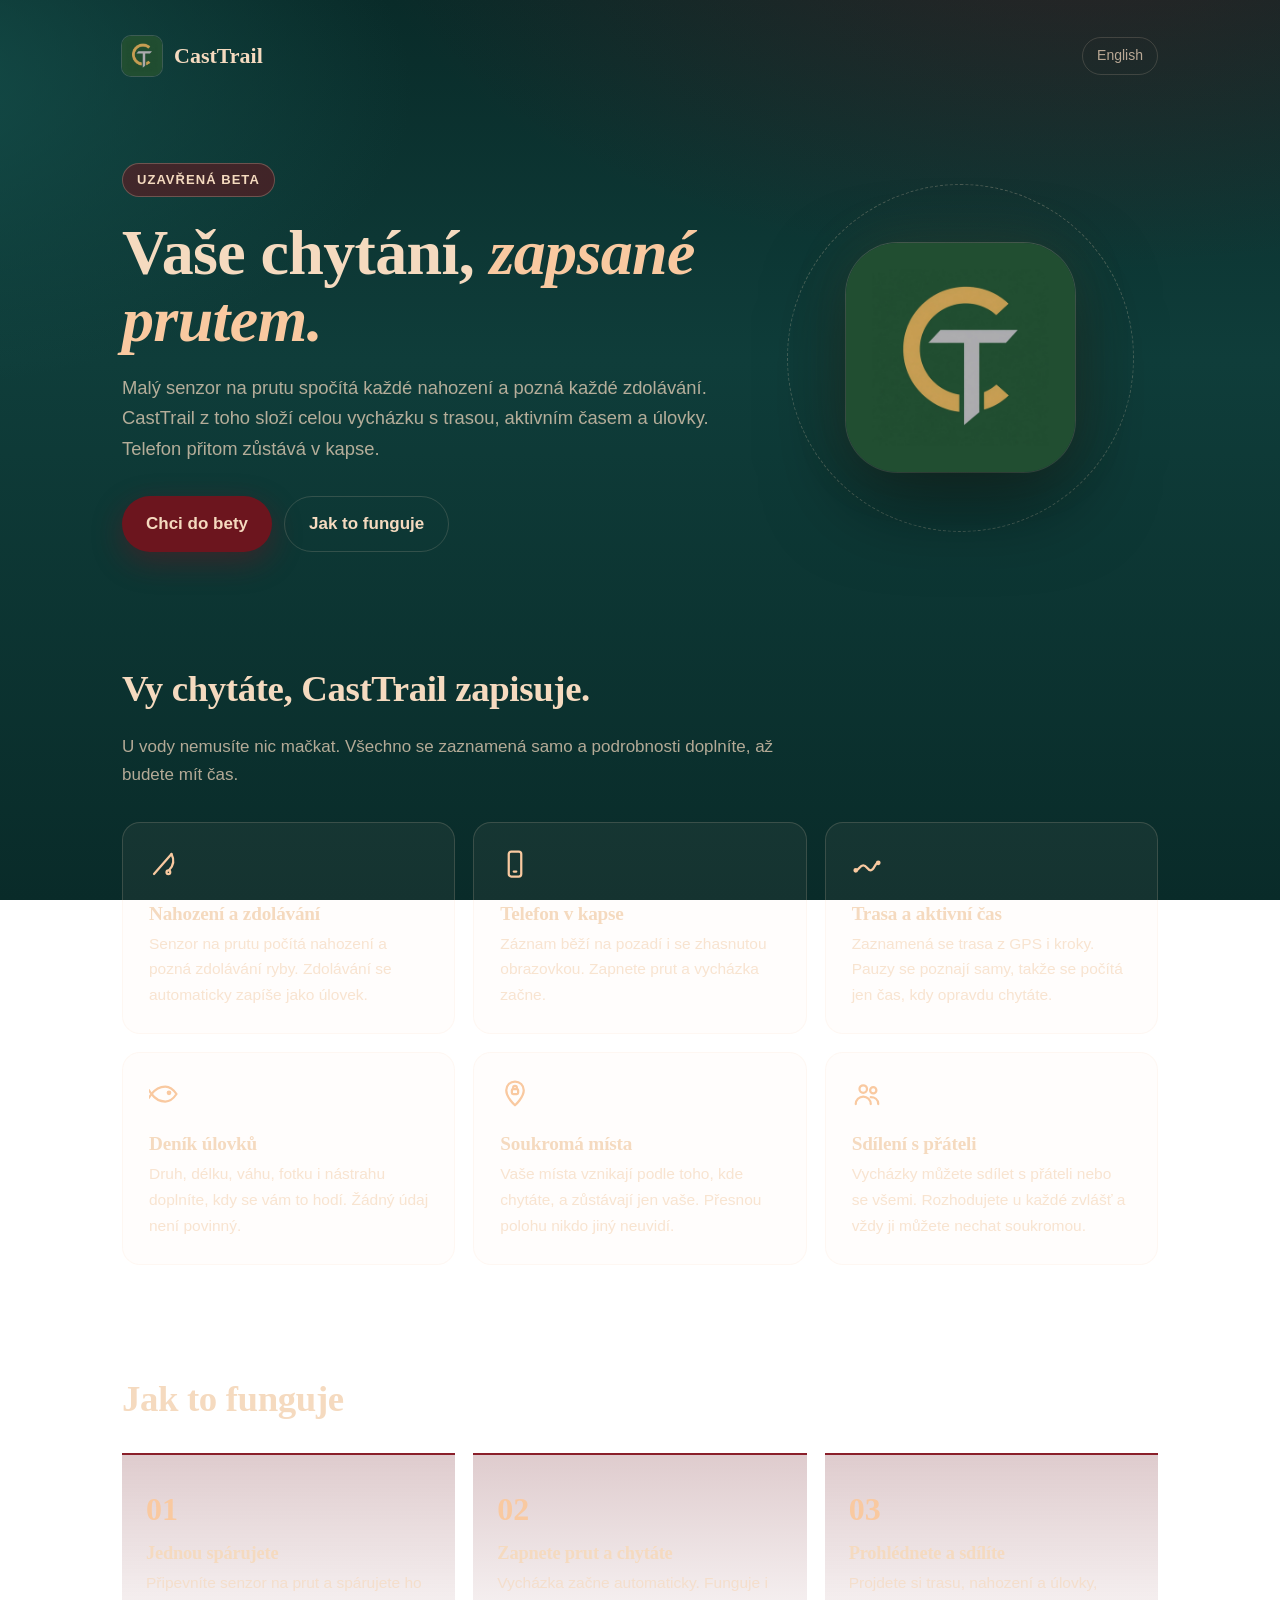
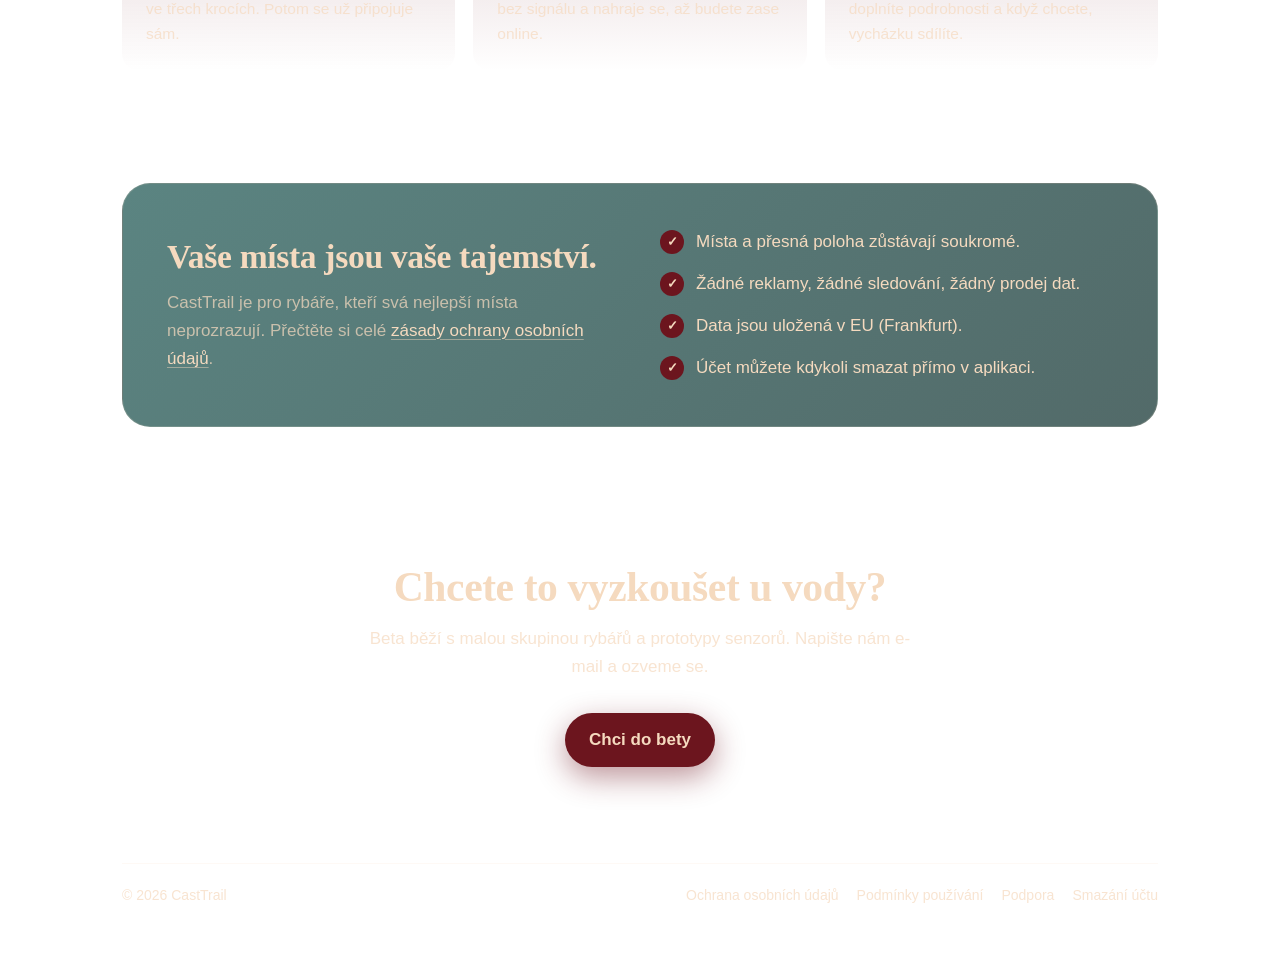
<file: cs/index.html>
<!doctype html>
<html lang="cs">
<head>
  <meta charset="utf-8">
  <meta name="viewport" content="width=device-width, initial-scale=1">
  <title>CastTrail – vaše vycházky k vodě zapsané prutem</title>
  <meta name="description" content="CastTrail zaznamenává nahození, zdolávání a úlovky pomocí senzoru na prutu, zatímco telefon zůstává v kapse.">
  <meta name="theme-color" content="#092b29">
  <meta property="og:title" content="CastTrail">
  <meta property="og:description" content="Vaše vycházky k vodě zapsané prutem.">
  <meta property="og:image" content="https://dandysbyd.github.io/casttrail-legal/assets/app_icon.png">
  <link rel="icon" href="../assets/favicon.png">
  <link rel="apple-touch-icon" href="../assets/app_icon.png">
  <link rel="alternate" hreflang="en" href="../en/">
  <link rel="stylesheet" href="../style.css">
</head>
<body class="landing">
<main>
  <header class="topbar">
    <a class="brand" href="./"><img src="../assets/app_icon.png" alt="">CastTrail</a>
    <a class="lang" href="../en/" hreflang="en">English</a>
  </header>

  <section class="hero">
    <div>
      <span class="badge">Uzavřená beta</span>
      <h1>Vaše chytání, <em>zapsané prutem.</em></h1>
      <p class="lead">Malý senzor na prutu spočítá každé nahození a pozná každé zdolávání. CastTrail z toho složí
        celou vycházku s trasou, aktivním časem a úlovky. Telefon přitom zůstává v kapse.</p>
      <div class="actions">
        <a class="button primary" href="mailto:cheprsn@gmail.com?subject=CastTrail%20beta">Chci do bety</a>
        <a class="button ghost" href="#jak">Jak to funguje</a>
      </div>
    </div>
    <div class="hero-art"><img src="../assets/app_icon.png" alt="Ikona aplikace CastTrail"></div>
  </section>

  <section class="section">
    <h2>Vy chytáte, CastTrail zapisuje.</h2>
    <p>U vody nemusíte nic mačkat. Všechno se zaznamená samo a podrobnosti doplníte, až budete mít čas.</p>
    <div class="features">
      <article class="feature">
        <svg viewBox="0 0 24 24" fill="none" stroke-width="1.8" stroke-linecap="round" stroke-linejoin="round"><path d="M4 20 18 4"/><path d="M18 4c2 4 2 9-2 13"/><circle cx="15.5" cy="18.5" r="1.5"/></svg>
        <h3>Nahození a zdolávání</h3>
        <p>Senzor na prutu počítá nahození a pozná zdolávání ryby. Zdolávání se automaticky zapíše jako úlovek.</p>
      </article>
      <article class="feature">
        <svg viewBox="0 0 24 24" fill="none" stroke-width="1.8" stroke-linecap="round" stroke-linejoin="round"><rect x="7" y="2" width="10" height="20" rx="2"/><path d="M11 18h2"/></svg>
        <h3>Telefon v kapse</h3>
        <p>Záznam běží na pozadí i se zhasnutou obrazovkou. Zapnete prut a vycházka začne.</p>
      </article>
      <article class="feature">
        <svg viewBox="0 0 24 24" fill="none" stroke-width="1.8" stroke-linecap="round" stroke-linejoin="round"><path d="M3 17c3 0 3-4 6-4s3 4 6 4 3-6 6-6"/><circle cx="3" cy="17" r="1"/><circle cx="21" cy="11" r="1"/></svg>
        <h3>Trasa a aktivní čas</h3>
        <p>Zaznamená se trasa z GPS i kroky. Pauzy se poznají samy, takže se počítá jen čas, kdy opravdu chytáte.</p>
      </article>
      <article class="feature">
        <svg viewBox="0 0 24 24" fill="none" stroke-width="1.8" stroke-linecap="round" stroke-linejoin="round"><path d="M2 12c3-4 7-6 11-6 4 0 7 3 9 6-2 3-5 6-9 6-4 0-8-2-11-6Z"/><path d="M2 12 0 9m2 3-2 3"/><circle cx="16" cy="11" r="1"/></svg>
        <h3>Deník úlovků</h3>
        <p>Druh, délku, váhu, fotku i nástrahu doplníte, kdy se vám to hodí. Žádný údaj není povinný.</p>
      </article>
      <article class="feature">
        <svg viewBox="0 0 24 24" fill="none" stroke-width="1.8" stroke-linecap="round" stroke-linejoin="round"><path d="M12 21s7-6.2 7-12a7 7 0 0 0-14 0c0 5.8 7 12 7 12Z"/><rect x="9.5" y="8" width="5" height="4" rx="1"/><path d="M10.5 8V7a1.5 1.5 0 0 1 3 0v1"/></svg>
        <h3>Soukromá místa</h3>
        <p>Vaše místa vznikají podle toho, kde chytáte, a zůstávají jen vaše. Přesnou polohu nikdo jiný neuvidí.</p>
      </article>
      <article class="feature">
        <svg viewBox="0 0 24 24" fill="none" stroke-width="1.8" stroke-linecap="round" stroke-linejoin="round"><circle cx="9" cy="8" r="3"/><circle cx="17" cy="9" r="2.5"/><path d="M3 20c0-3.3 2.7-6 6-6s6 2.7 6 6"/><path d="M15 14.5c3 0 6 1.8 6 5.5"/></svg>
        <h3>Sdílení s přáteli</h3>
        <p>Vycházky můžete sdílet s přáteli nebo se všemi. Rozhodujete u každé zvlášť a vždy ji můžete nechat soukromou.</p>
      </article>
    </div>
  </section>

  <section class="section" id="jak">
    <h2>Jak to funguje</h2>
    <ol class="steps">
      <li>
        <h3>Jednou spárujete</h3>
        <p>Připevníte senzor na prut a spárujete ho ve třech krocích. Potom se už připojuje sám.</p>
      </li>
      <li>
        <h3>Zapnete prut a chytáte</h3>
        <p>Vycházka začne automaticky. Funguje i bez signálu a nahraje se, až budete zase online.</p>
      </li>
      <li>
        <h3>Prohlédnete a sdílíte</h3>
        <p>Projdete si trasu, nahození a úlovky, doplníte podrobnosti a když chcete, vycházku sdílíte.</p>
      </li>
    </ol>
  </section>

  <section class="section">
    <div class="privacy">
      <div>
        <h2>Vaše místa jsou vaše tajemství.</h2>
        <p>CastTrail je pro rybáře, kteří svá nejlepší místa neprozrazují. Přečtěte si celé
          <a href="privacy.html">zásady ochrany osobních údajů</a>.</p>
      </div>
      <ul class="checks">
        <li>Místa a přesná poloha zůstávají soukromé.</li>
        <li>Žádné reklamy, žádné sledování, žádný prodej dat.</li>
        <li>Data jsou uložená v EU (Frankfurt).</li>
        <li>Účet můžete kdykoli smazat přímo v aplikaci.</li>
      </ul>
    </div>
  </section>

  <section class="cta">
    <h2>Chcete to vyzkoušet u vody?</h2>
    <p>Beta běží s malou skupinou rybářů a prototypy senzorů. Napište nám e-mail a ozveme se.</p>
    <div class="actions">
      <a class="button primary" href="mailto:cheprsn@gmail.com?subject=CastTrail%20beta">Chci do bety</a>
    </div>
  </section>

  <footer class="site-footer">
    <span>© 2026 CastTrail</span>
    <nav>
      <a href="privacy.html">Ochrana osobních údajů</a>
      <a href="terms.html">Podmínky používání</a>
      <a href="support.html">Podpora</a>
      <a href="delete-account.html">Smazání účtu</a>
    </nav>
  </footer>
</main>
</body>
</html>
</file>
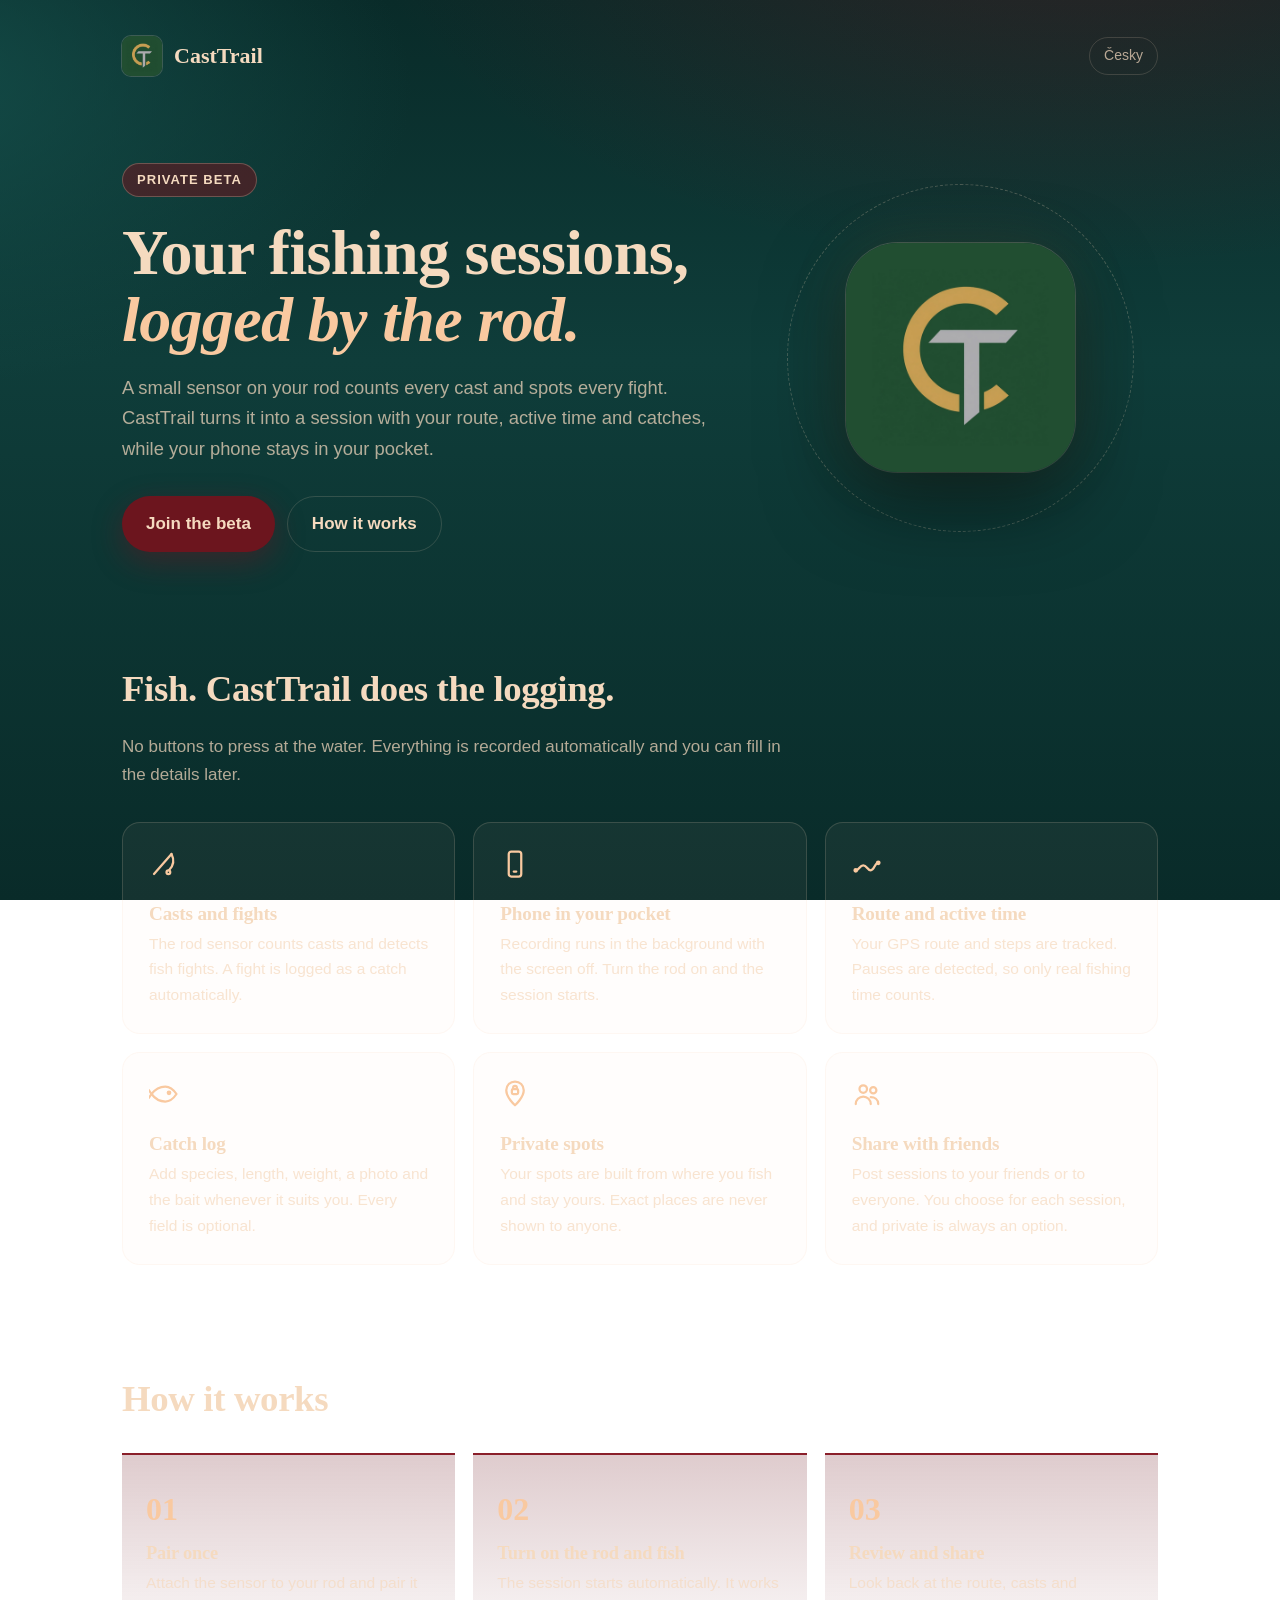
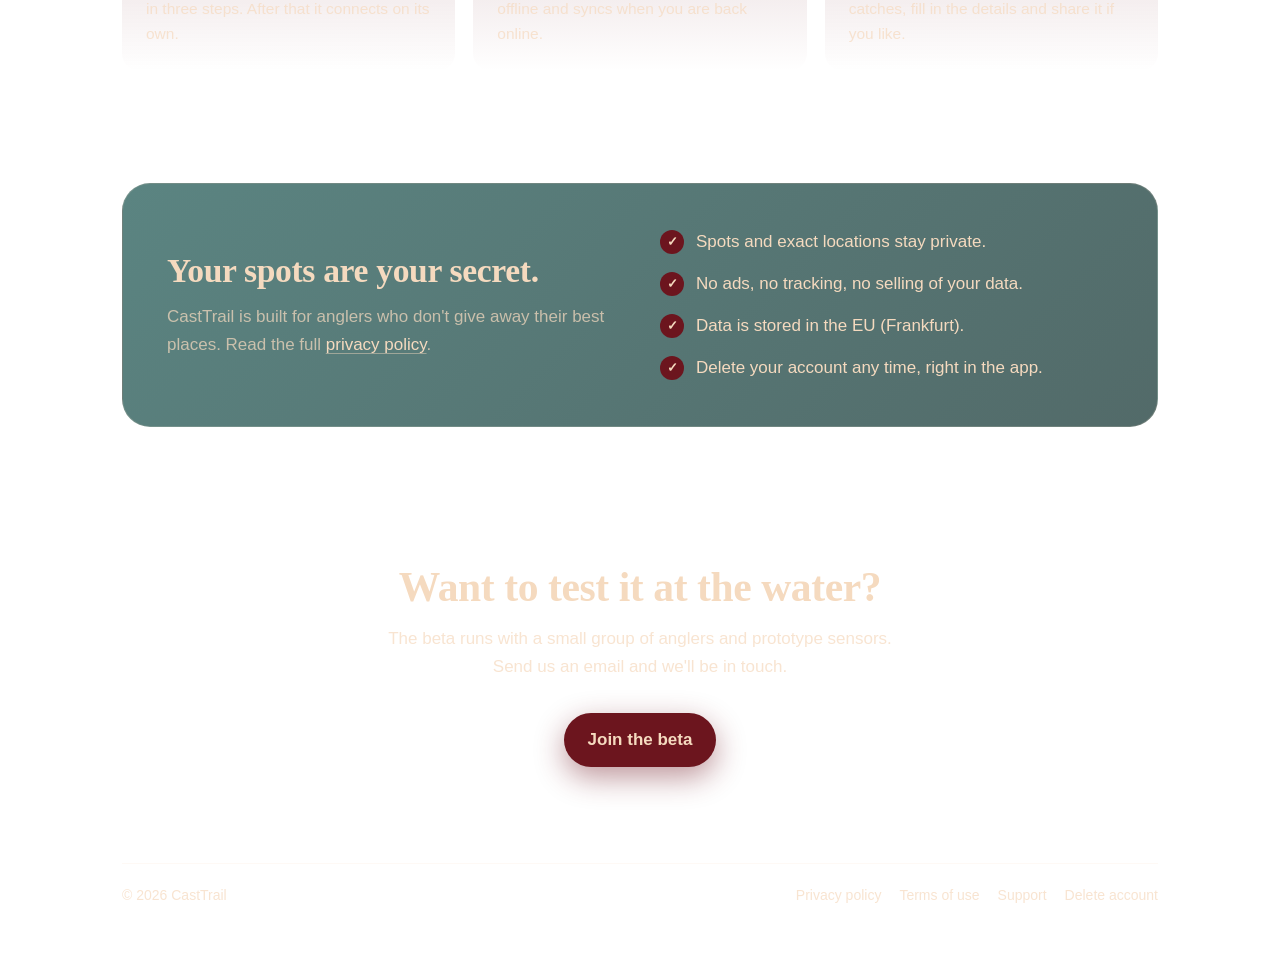
<file: en/index.html>
<!doctype html>
<html lang="en">
<head>
  <meta charset="utf-8">
  <meta name="viewport" content="width=device-width, initial-scale=1">
  <title>CastTrail – your fishing sessions, logged by the rod</title>
  <meta name="description" content="CastTrail logs casts, fights and catches with a sensor on your rod, while the phone stays in your pocket.">
  <meta name="theme-color" content="#092b29">
  <meta property="og:title" content="CastTrail">
  <meta property="og:description" content="Your fishing sessions, logged by the rod.">
  <meta property="og:image" content="https://dandysbyd.github.io/casttrail-legal/assets/app_icon.png">
  <link rel="icon" href="../assets/favicon.png">
  <link rel="apple-touch-icon" href="../assets/app_icon.png">
  <link rel="alternate" hreflang="cs" href="../cs/">
  <link rel="stylesheet" href="../style.css">
</head>
<body class="landing">
<main>
  <header class="topbar">
    <a class="brand" href="./"><img src="../assets/app_icon.png" alt="">CastTrail</a>
    <a class="lang" href="../cs/" hreflang="cs">Česky</a>
  </header>

  <section class="hero">
    <div>
      <span class="badge">Private beta</span>
      <h1>Your fishing sessions, <em>logged by the rod.</em></h1>
      <p class="lead">A small sensor on your rod counts every cast and spots every fight. CastTrail turns it into a
        session with your route, active time and catches, while your phone stays in your pocket.</p>
      <div class="actions">
        <a class="button primary" href="mailto:cheprsn@gmail.com?subject=CastTrail%20beta">Join the beta</a>
        <a class="button ghost" href="#how">How it works</a>
      </div>
    </div>
    <div class="hero-art"><img src="../assets/app_icon.png" alt="CastTrail app icon"></div>
  </section>

  <section class="section">
    <h2>Fish. CastTrail does the logging.</h2>
    <p>No buttons to press at the water. Everything is recorded automatically and you can fill in the details later.</p>
    <div class="features">
      <article class="feature">
        <svg viewBox="0 0 24 24" fill="none" stroke-width="1.8" stroke-linecap="round" stroke-linejoin="round"><path d="M4 20 18 4"/><path d="M18 4c2 4 2 9-2 13"/><circle cx="15.5" cy="18.5" r="1.5"/></svg>
        <h3>Casts and fights</h3>
        <p>The rod sensor counts casts and detects fish fights. A fight is logged as a catch automatically.</p>
      </article>
      <article class="feature">
        <svg viewBox="0 0 24 24" fill="none" stroke-width="1.8" stroke-linecap="round" stroke-linejoin="round"><rect x="7" y="2" width="10" height="20" rx="2"/><path d="M11 18h2"/></svg>
        <h3>Phone in your pocket</h3>
        <p>Recording runs in the background with the screen off. Turn the rod on and the session starts.</p>
      </article>
      <article class="feature">
        <svg viewBox="0 0 24 24" fill="none" stroke-width="1.8" stroke-linecap="round" stroke-linejoin="round"><path d="M3 17c3 0 3-4 6-4s3 4 6 4 3-6 6-6"/><circle cx="3" cy="17" r="1"/><circle cx="21" cy="11" r="1"/></svg>
        <h3>Route and active time</h3>
        <p>Your GPS route and steps are tracked. Pauses are detected, so only real fishing time counts.</p>
      </article>
      <article class="feature">
        <svg viewBox="0 0 24 24" fill="none" stroke-width="1.8" stroke-linecap="round" stroke-linejoin="round"><path d="M2 12c3-4 7-6 11-6 4 0 7 3 9 6-2 3-5 6-9 6-4 0-8-2-11-6Z"/><path d="M2 12 0 9m2 3-2 3"/><circle cx="16" cy="11" r="1"/></svg>
        <h3>Catch log</h3>
        <p>Add species, length, weight, a photo and the bait whenever it suits you. Every field is optional.</p>
      </article>
      <article class="feature">
        <svg viewBox="0 0 24 24" fill="none" stroke-width="1.8" stroke-linecap="round" stroke-linejoin="round"><path d="M12 21s7-6.2 7-12a7 7 0 0 0-14 0c0 5.8 7 12 7 12Z"/><rect x="9.5" y="8" width="5" height="4" rx="1"/><path d="M10.5 8V7a1.5 1.5 0 0 1 3 0v1"/></svg>
        <h3>Private spots</h3>
        <p>Your spots are built from where you fish and stay yours. Exact places are never shown to anyone.</p>
      </article>
      <article class="feature">
        <svg viewBox="0 0 24 24" fill="none" stroke-width="1.8" stroke-linecap="round" stroke-linejoin="round"><circle cx="9" cy="8" r="3"/><circle cx="17" cy="9" r="2.5"/><path d="M3 20c0-3.3 2.7-6 6-6s6 2.7 6 6"/><path d="M15 14.5c3 0 6 1.8 6 5.5"/></svg>
        <h3>Share with friends</h3>
        <p>Post sessions to your friends or to everyone. You choose for each session, and private is always an option.</p>
      </article>
    </div>
  </section>

  <section class="section" id="how">
    <h2>How it works</h2>
    <ol class="steps">
      <li>
        <h3>Pair once</h3>
        <p>Attach the sensor to your rod and pair it in three steps. After that it connects on its own.</p>
      </li>
      <li>
        <h3>Turn on the rod and fish</h3>
        <p>The session starts automatically. It works offline and syncs when you are back online.</p>
      </li>
      <li>
        <h3>Review and share</h3>
        <p>Look back at the route, casts and catches, fill in the details and share it if you like.</p>
      </li>
    </ol>
  </section>

  <section class="section">
    <div class="privacy">
      <div>
        <h2>Your spots are your secret.</h2>
        <p>CastTrail is built for anglers who don't give away their best places. Read the full
          <a href="privacy.html">privacy policy</a>.</p>
      </div>
      <ul class="checks">
        <li>Spots and exact locations stay private.</li>
        <li>No ads, no tracking, no selling of your data.</li>
        <li>Data is stored in the EU (Frankfurt).</li>
        <li>Delete your account any time, right in the app.</li>
      </ul>
    </div>
  </section>

  <section class="cta">
    <h2>Want to test it at the water?</h2>
    <p>The beta runs with a small group of anglers and prototype sensors. Send us an email and we'll be in touch.</p>
    <div class="actions">
      <a class="button primary" href="mailto:cheprsn@gmail.com?subject=CastTrail%20beta">Join the beta</a>
    </div>
  </section>

  <footer class="site-footer">
    <span>© 2026 CastTrail</span>
    <nav>
      <a href="privacy.html">Privacy policy</a>
      <a href="terms.html">Terms of use</a>
      <a href="support.html">Support</a>
      <a href="delete-account.html">Delete account</a>
    </nav>
  </footer>
</main>
</body>
</html>
</file>
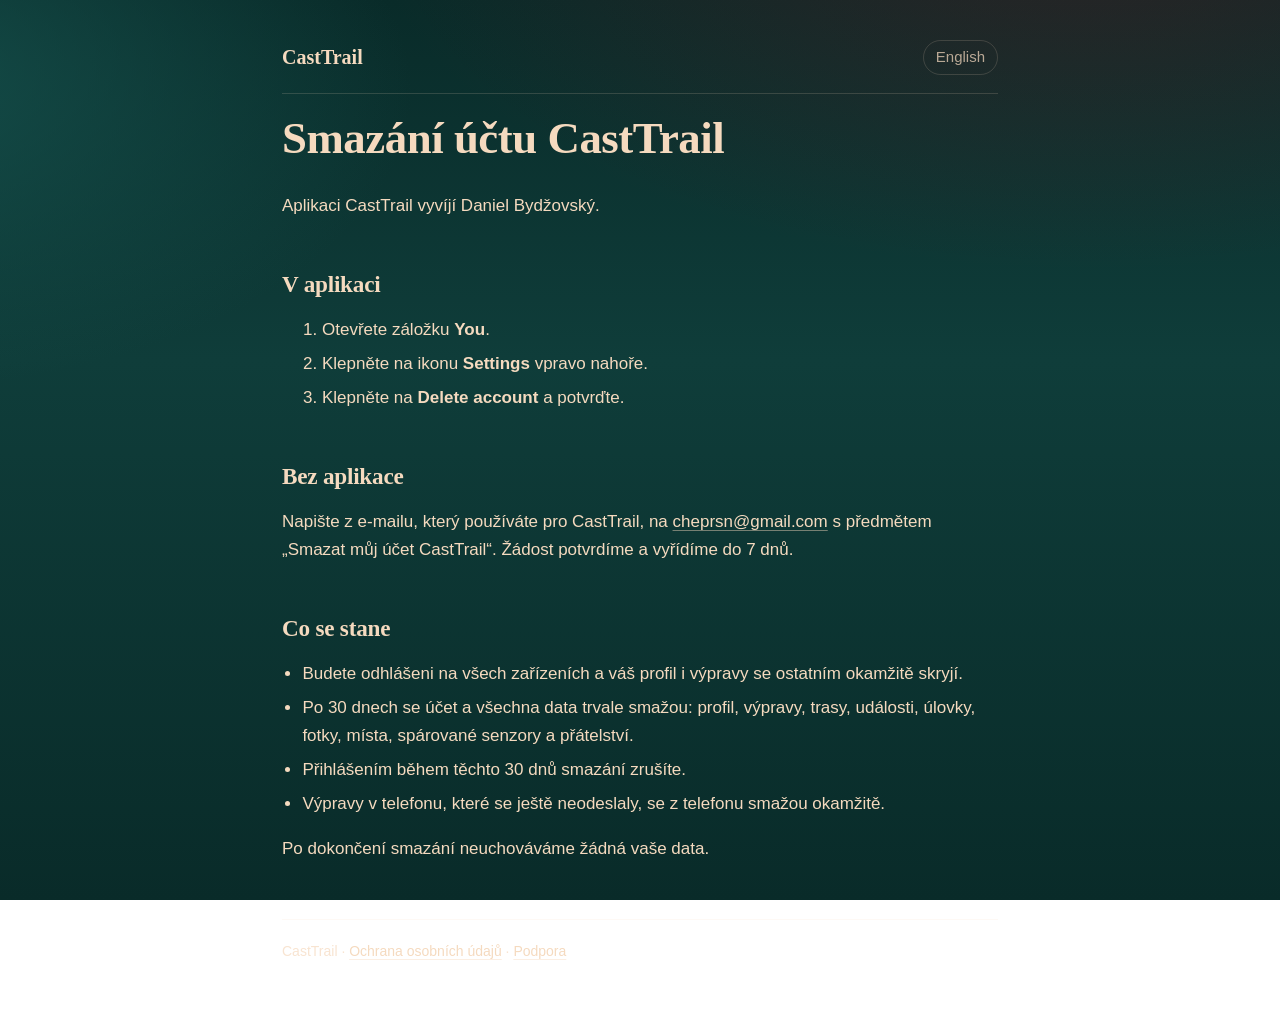
<file: cs/delete-account.html>
<!doctype html>
<html lang="cs">
<head>
  <meta charset="utf-8">
  <meta name="viewport" content="width=device-width, initial-scale=1">
  <title>CastTrail – Smazání účtu</title>
  <link rel="icon" href="../assets/favicon.png">
  <link rel="stylesheet" href="../style.css">
</head>
<body>
<main>
  <nav><a href="./">CastTrail</a><a href="../en/delete-account.html">English</a></nav>
  <h1>Smazání účtu CastTrail</h1>
  <p>Aplikaci CastTrail vyvíjí Daniel Bydžovský.</p>

  <h2>V aplikaci</h2>
  <ol>
    <li>Otevřete záložku <strong>You</strong>.</li>
    <li>Klepněte na ikonu <strong>Settings</strong> vpravo nahoře.</li>
    <li>Klepněte na <strong>Delete account</strong> a potvrďte.</li>
  </ol>

  <h2>Bez aplikace</h2>
  <p>Napište z e-mailu, který používáte pro CastTrail, na
    <a href="mailto:cheprsn@gmail.com?subject=Smazat%20m%C5%AFj%20%C3%BA%C4%8Det%20CastTrail">cheprsn@gmail.com</a>
    s předmětem „Smazat můj účet CastTrail“. Žádost potvrdíme a vyřídíme do 7 dnů.</p>

  <h2>Co se stane</h2>
  <ul>
    <li>Budete odhlášeni na všech zařízeních a váš profil i výpravy se ostatním okamžitě skryjí.</li>
    <li>Po 30 dnech se účet a všechna data trvale smažou: profil, výpravy, trasy, události, úlovky,
      fotky, místa, spárované senzory a přátelství.</li>
    <li>Přihlášením během těchto 30 dnů smazání zrušíte.</li>
    <li>Výpravy v telefonu, které se ještě neodeslaly, se z telefonu smažou okamžitě.</li>
  </ul>
  <p>Po dokončení smazání neuchováváme žádná vaše data.</p>

  <footer>CastTrail · <a href="privacy.html">Ochrana osobních údajů</a> · <a href="support.html">Podpora</a></footer>
</main>
</body>
</html>
</file>
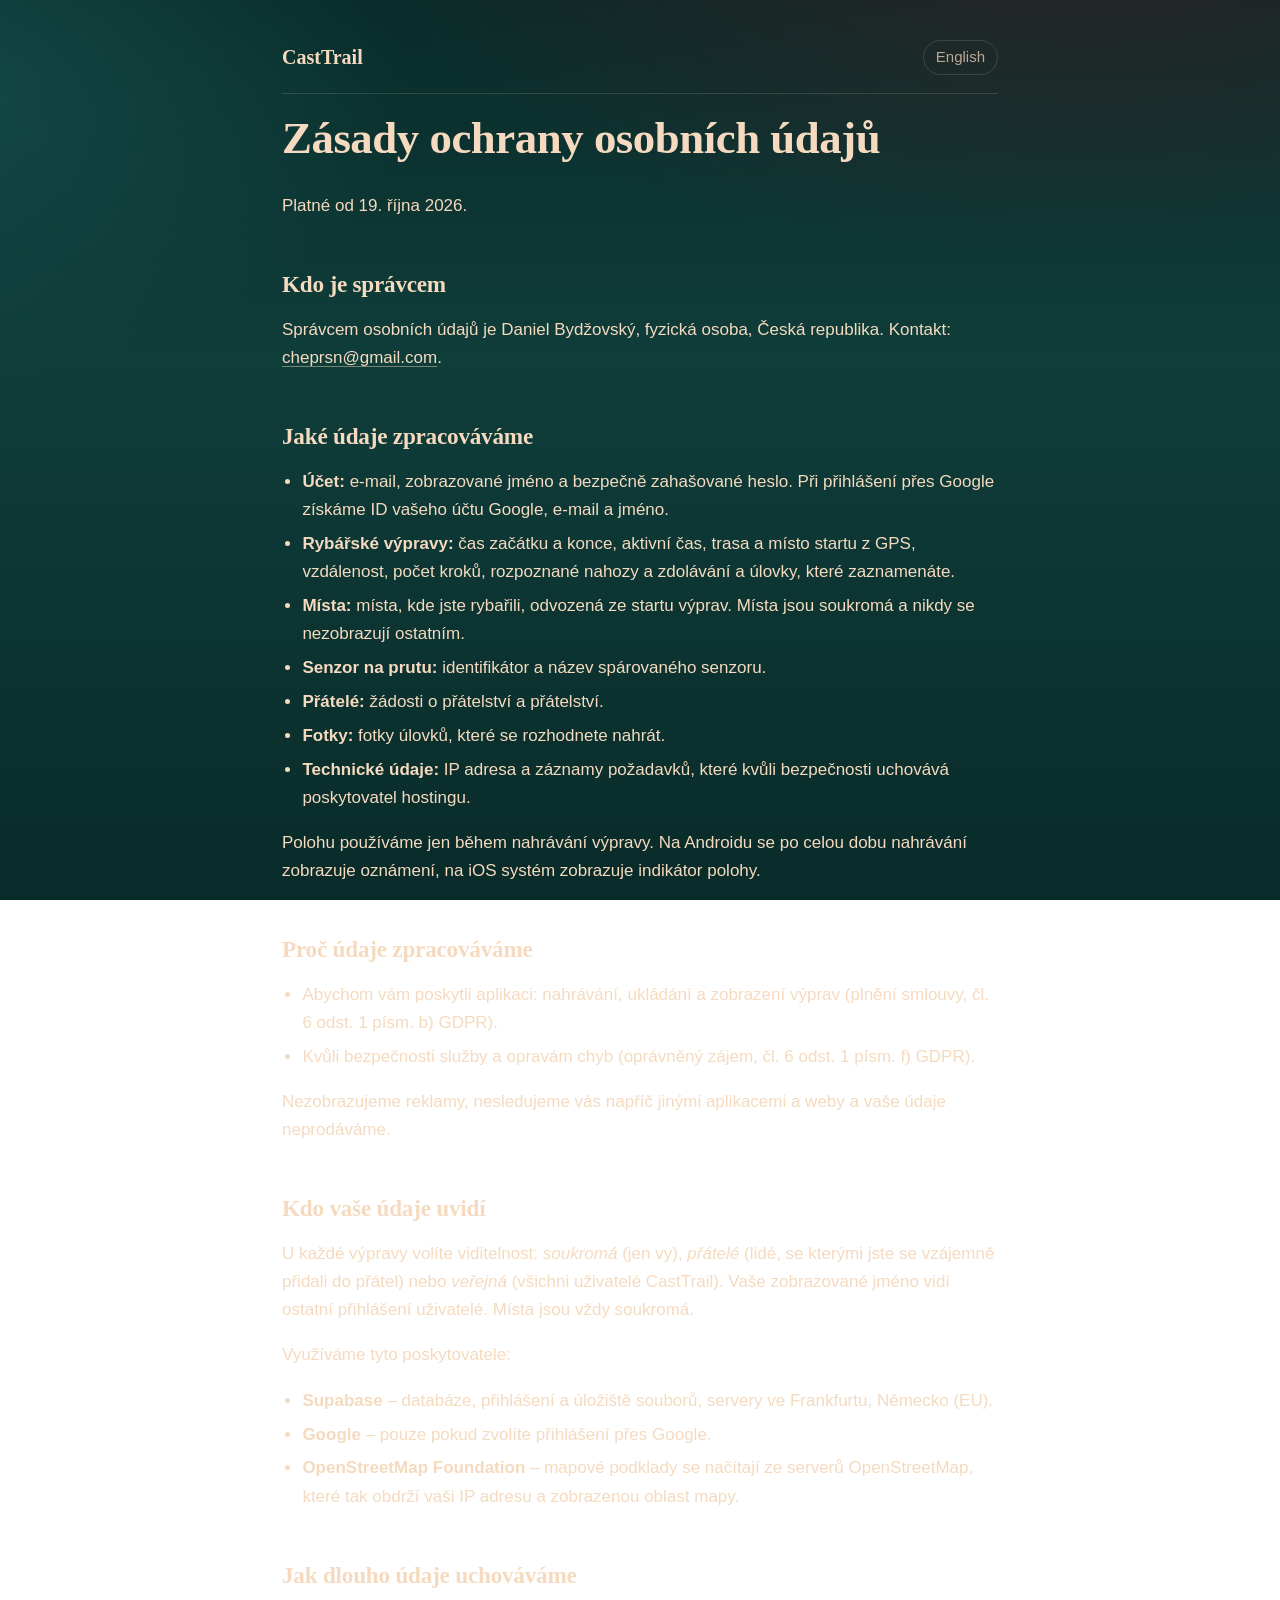
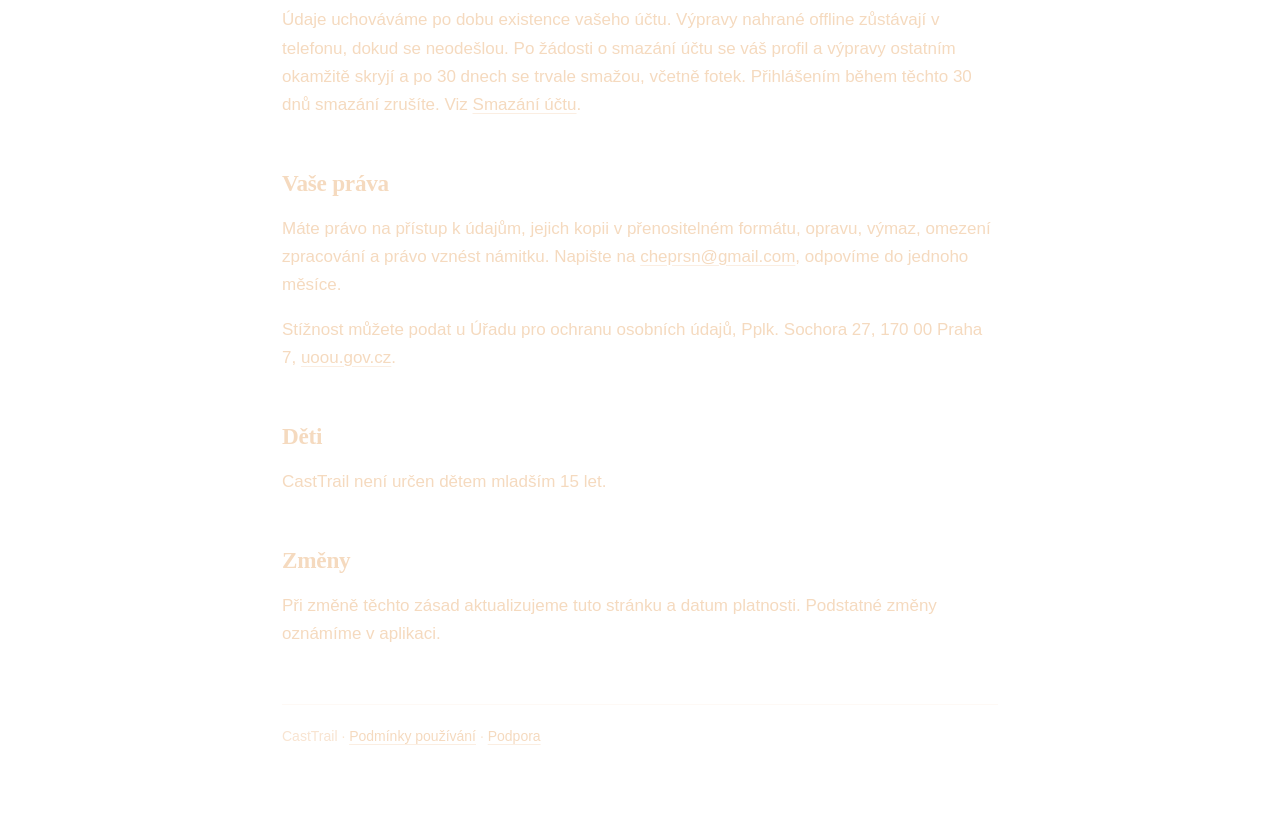
<file: cs/privacy.html>
<!doctype html>
<html lang="cs">
<head>
  <meta charset="utf-8">
  <meta name="viewport" content="width=device-width, initial-scale=1">
  <title>CastTrail – Zásady ochrany osobních údajů</title>
  <link rel="icon" href="../assets/favicon.png">
  <link rel="stylesheet" href="../style.css">
</head>
<body>
<main>
  <nav><a href="./">CastTrail</a><a href="../en/privacy.html">English</a></nav>
  <h1>Zásady ochrany osobních údajů</h1>
  <p>Platné od 19. října 2026.</p>

  <h2>Kdo je správcem</h2>
  <p>Správcem osobních údajů je Daniel Bydžovský, fyzická osoba, Česká republika.
    Kontakt: <a href="mailto:cheprsn@gmail.com">cheprsn@gmail.com</a>.</p>

  <h2>Jaké údaje zpracováváme</h2>
  <ul>
    <li><strong>Účet:</strong> e-mail, zobrazované jméno a bezpečně zahašované heslo. Při přihlášení
      přes Google získáme ID vašeho účtu Google, e-mail a jméno.</li>
    <li><strong>Rybářské výpravy:</strong> čas začátku a konce, aktivní čas, trasa a místo startu
      z GPS, vzdálenost, počet kroků, rozpoznané nahozy a zdolávání a úlovky, které zaznamenáte.</li>
    <li><strong>Místa:</strong> místa, kde jste rybařili, odvozená ze startu výprav. Místa jsou
      soukromá a nikdy se nezobrazují ostatním.</li>
    <li><strong>Senzor na prutu:</strong> identifikátor a název spárovaného senzoru.</li>
    <li><strong>Přátelé:</strong> žádosti o přátelství a přátelství.</li>
    <li><strong>Fotky:</strong> fotky úlovků, které se rozhodnete nahrát.</li>
    <li><strong>Technické údaje:</strong> IP adresa a záznamy požadavků, které kvůli bezpečnosti
      uchovává poskytovatel hostingu.</li>
  </ul>
  <p>Polohu používáme jen během nahrávání výpravy. Na Androidu se po celou dobu nahrávání zobrazuje
    oznámení, na iOS systém zobrazuje indikátor polohy.</p>

  <h2>Proč údaje zpracováváme</h2>
  <ul>
    <li>Abychom vám poskytli aplikaci: nahrávání, ukládání a zobrazení výprav (plnění smlouvy,
      čl. 6 odst. 1 písm. b) GDPR).</li>
    <li>Kvůli bezpečnosti služby a opravám chyb (oprávněný zájem, čl. 6 odst. 1 písm. f) GDPR).</li>
  </ul>
  <p>Nezobrazujeme reklamy, nesledujeme vás napříč jinými aplikacemi a weby a vaše údaje
    neprodáváme.</p>

  <h2>Kdo vaše údaje uvidí</h2>
  <p>U každé výpravy volíte viditelnost: <em>soukromá</em> (jen vy), <em>přátelé</em> (lidé, se
    kterými jste se vzájemně přidali do přátel) nebo <em>veřejná</em> (všichni uživatelé CastTrail).
    Vaše zobrazované jméno vidí ostatní přihlášení uživatelé. Místa jsou vždy soukromá.</p>
  <p>Využíváme tyto poskytovatele:</p>
  <ul>
    <li><strong>Supabase</strong> – databáze, přihlášení a úložiště souborů, servery ve Frankfurtu,
      Německo (EU).</li>
    <li><strong>Google</strong> – pouze pokud zvolíte přihlášení přes Google.</li>
    <li><strong>OpenStreetMap Foundation</strong> – mapové podklady se načítají ze serverů
      OpenStreetMap, které tak obdrží vaši IP adresu a zobrazenou oblast mapy.</li>
  </ul>

  <h2>Jak dlouho údaje uchováváme</h2>
  <p>Údaje uchováváme po dobu existence vašeho účtu. Výpravy nahrané offline zůstávají v telefonu,
    dokud se neodešlou. Po žádosti o smazání účtu se váš profil a výpravy ostatním okamžitě skryjí a po
    30 dnech se trvale smažou, včetně fotek. Přihlášením během těchto 30 dnů smazání zrušíte. Viz
    <a href="delete-account.html">Smazání účtu</a>.</p>

  <h2>Vaše práva</h2>
  <p>Máte právo na přístup k údajům, jejich kopii v přenositelném formátu, opravu, výmaz, omezení
    zpracování a právo vznést námitku. Napište na
    <a href="mailto:cheprsn@gmail.com">cheprsn@gmail.com</a>, odpovíme do jednoho měsíce.</p>
  <p>Stížnost můžete podat u Úřadu pro ochranu osobních údajů, Pplk. Sochora 27, 170 00 Praha 7,
    <a href="https://uoou.gov.cz">uoou.gov.cz</a>.</p>

  <h2>Děti</h2>
  <p>CastTrail není určen dětem mladším 15 let.</p>

  <h2>Změny</h2>
  <p>Při změně těchto zásad aktualizujeme tuto stránku a datum platnosti. Podstatné změny oznámíme
    v aplikaci.</p>

  <footer>CastTrail · <a href="terms.html">Podmínky používání</a> · <a href="support.html">Podpora</a></footer>
</main>
</body>
</html>
</file>
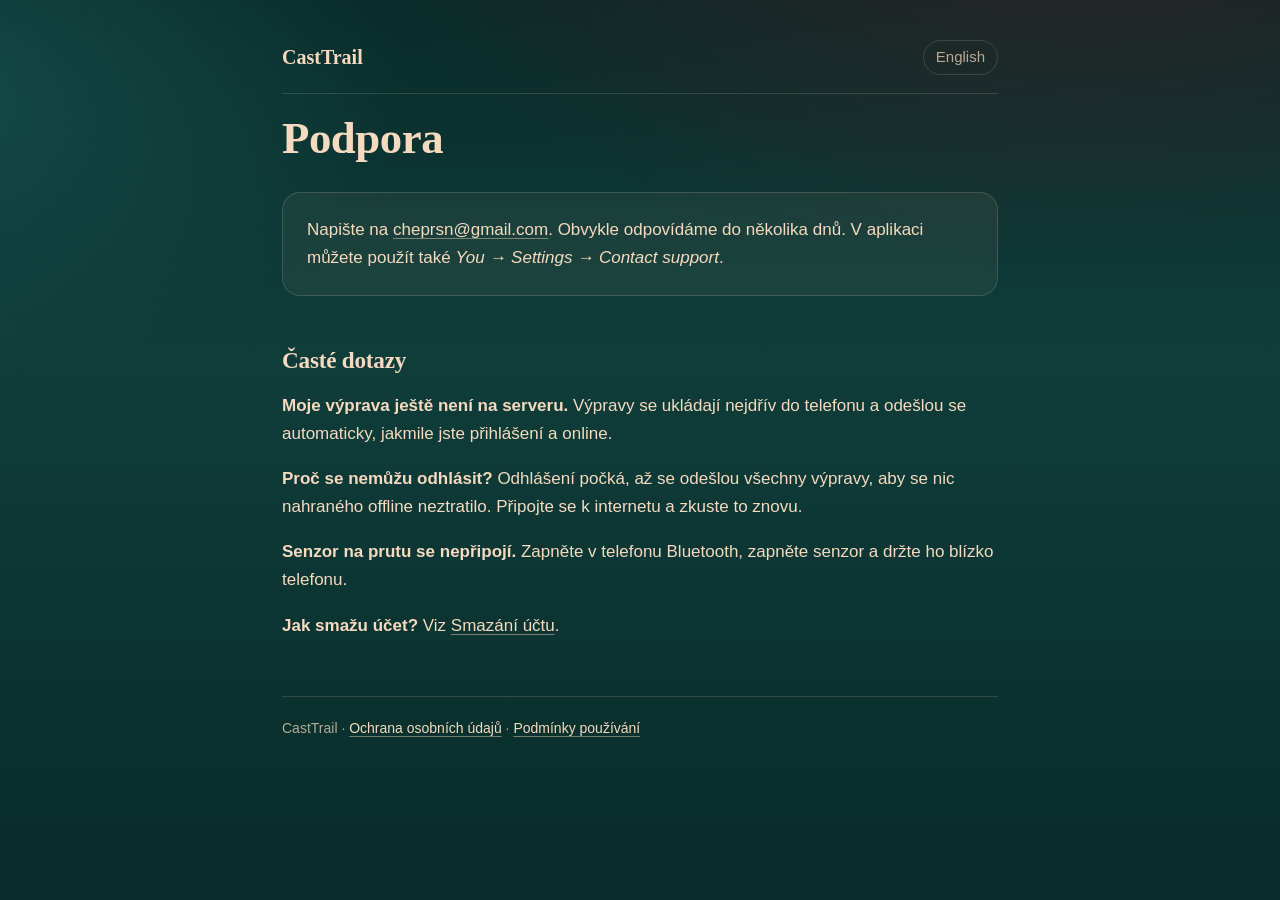
<file: cs/support.html>
<!doctype html>
<html lang="cs">
<head>
  <meta charset="utf-8">
  <meta name="viewport" content="width=device-width, initial-scale=1">
  <title>CastTrail – Podpora</title>
  <link rel="icon" href="../assets/favicon.png">
  <link rel="stylesheet" href="../style.css">
</head>
<body>
<main>
  <nav><a href="./">CastTrail</a><a href="../en/support.html">English</a></nav>
  <h1>Podpora</h1>
  <div class="card">
    <p>Napište na <a href="mailto:cheprsn@gmail.com?subject=CastTrail%20podpora">cheprsn@gmail.com</a>.
      Obvykle odpovídáme do několika dnů. V aplikaci můžete použít také
      <em>You → Settings → Contact support</em>.</p>
  </div>

  <h2>Časté dotazy</h2>
  <p><strong>Moje výprava ještě není na serveru.</strong> Výpravy se ukládají nejdřív do telefonu a
    odešlou se automaticky, jakmile jste přihlášení a online.</p>
  <p><strong>Proč se nemůžu odhlásit?</strong> Odhlášení počká, až se odešlou všechny výpravy, aby se
    nic nahraného offline neztratilo. Připojte se k internetu a zkuste to znovu.</p>
  <p><strong>Senzor na prutu se nepřipojí.</strong> Zapněte v telefonu Bluetooth, zapněte senzor a
    držte ho blízko telefonu.</p>
  <p><strong>Jak smažu účet?</strong> Viz <a href="delete-account.html">Smazání účtu</a>.</p>

  <footer>CastTrail · <a href="privacy.html">Ochrana osobních údajů</a> · <a href="terms.html">Podmínky používání</a></footer>
</main>
</body>
</html>
</file>
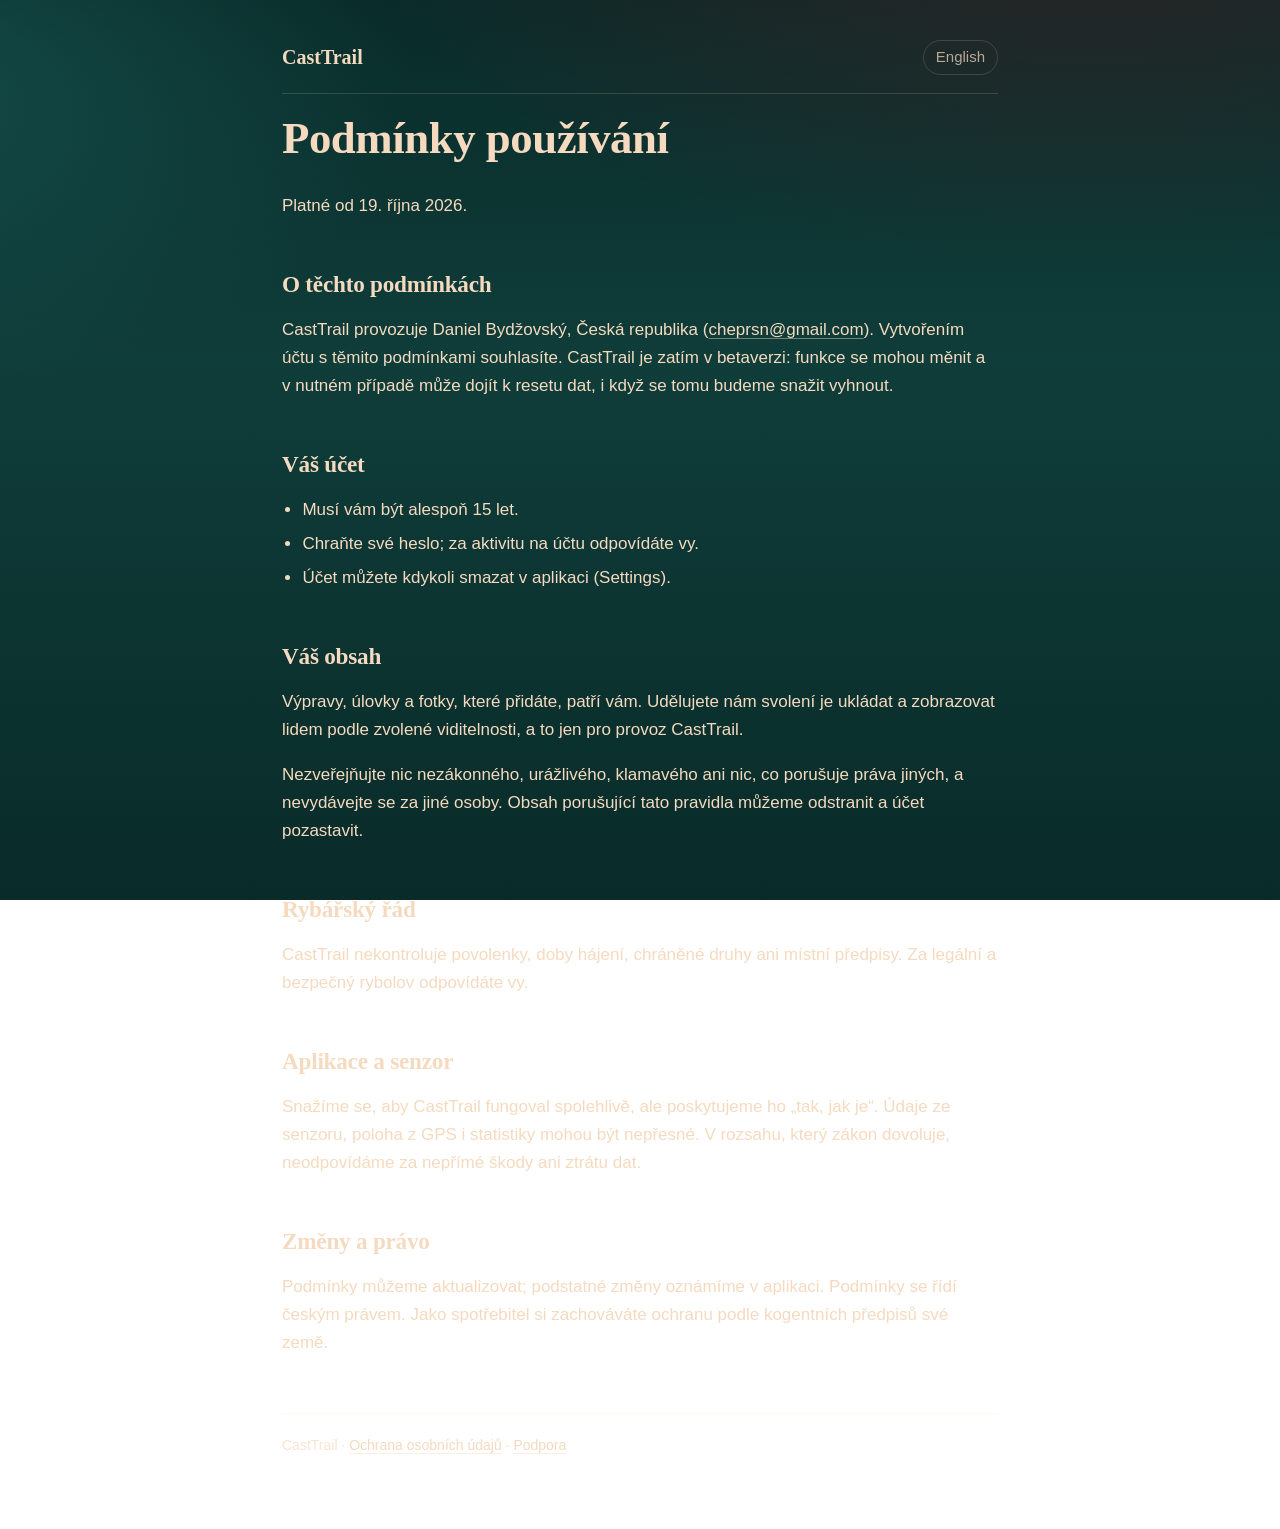
<file: cs/terms.html>
<!doctype html>
<html lang="cs">
<head>
  <meta charset="utf-8">
  <meta name="viewport" content="width=device-width, initial-scale=1">
  <title>CastTrail – Podmínky používání</title>
  <link rel="icon" href="../assets/favicon.png">
  <link rel="stylesheet" href="../style.css">
</head>
<body>
<main>
  <nav><a href="./">CastTrail</a><a href="../en/terms.html">English</a></nav>
  <h1>Podmínky používání</h1>
  <p>Platné od 19. října 2026.</p>

  <h2>O těchto podmínkách</h2>
  <p>CastTrail provozuje Daniel Bydžovský, Česká republika
    (<a href="mailto:cheprsn@gmail.com">cheprsn@gmail.com</a>). Vytvořením účtu s těmito podmínkami
    souhlasíte. CastTrail je zatím v betaverzi: funkce se mohou měnit a v nutném případě může dojít
    k resetu dat, i když se tomu budeme snažit vyhnout.</p>

  <h2>Váš účet</h2>
  <ul>
    <li>Musí vám být alespoň 15 let.</li>
    <li>Chraňte své heslo; za aktivitu na účtu odpovídáte vy.</li>
    <li>Účet můžete kdykoli smazat v aplikaci (Settings).</li>
  </ul>

  <h2>Váš obsah</h2>
  <p>Výpravy, úlovky a fotky, které přidáte, patří vám. Udělujete nám svolení je ukládat a zobrazovat
    lidem podle zvolené viditelnosti, a to jen pro provoz CastTrail.</p>
  <p>Nezveřejňujte nic nezákonného, urážlivého, klamavého ani nic, co porušuje práva jiných, a
    nevydávejte se za jiné osoby. Obsah porušující tato pravidla můžeme odstranit a účet
    pozastavit.</p>

  <h2>Rybářský řád</h2>
  <p>CastTrail nekontroluje povolenky, doby hájení, chráněné druhy ani místní předpisy. Za legální a
    bezpečný rybolov odpovídáte vy.</p>

  <h2>Aplikace a senzor</h2>
  <p>Snažíme se, aby CastTrail fungoval spolehlivě, ale poskytujeme ho „tak, jak je“. Údaje ze
    senzoru, poloha z GPS i statistiky mohou být nepřesné. V rozsahu, který zákon dovoluje,
    neodpovídáme za nepřímé škody ani ztrátu dat.</p>

  <h2>Změny a právo</h2>
  <p>Podmínky můžeme aktualizovat; podstatné změny oznámíme v aplikaci. Podmínky se řídí českým
    právem. Jako spotřebitel si zachováváte ochranu podle kogentních předpisů své země.</p>

  <footer>CastTrail · <a href="privacy.html">Ochrana osobních údajů</a> · <a href="support.html">Podpora</a></footer>
</main>
</body>
</html>
</file>
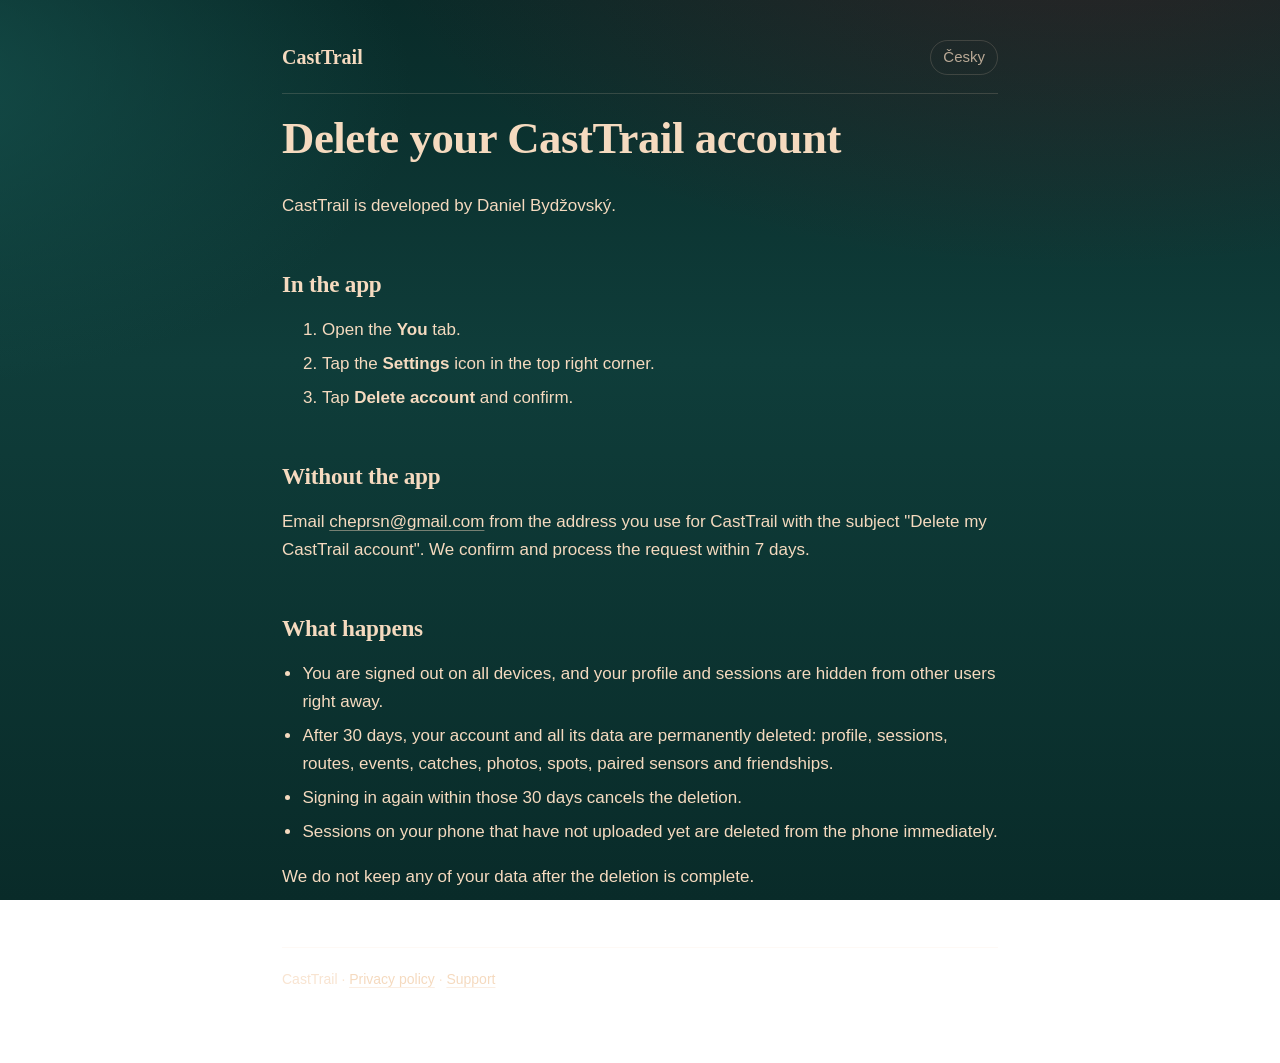
<file: en/delete-account.html>
<!doctype html>
<html lang="en">
<head>
  <meta charset="utf-8">
  <meta name="viewport" content="width=device-width, initial-scale=1">
  <title>CastTrail – Delete your account</title>
  <link rel="icon" href="../assets/favicon.png">
  <link rel="stylesheet" href="../style.css">
</head>
<body>
<main>
  <nav><a href="./">CastTrail</a><a href="../cs/delete-account.html">Česky</a></nav>
  <h1>Delete your CastTrail account</h1>
  <p>CastTrail is developed by Daniel Bydžovský.</p>

  <h2>In the app</h2>
  <ol>
    <li>Open the <strong>You</strong> tab.</li>
    <li>Tap the <strong>Settings</strong> icon in the top right corner.</li>
    <li>Tap <strong>Delete account</strong> and confirm.</li>
  </ol>

  <h2>Without the app</h2>
  <p>Email <a href="mailto:cheprsn@gmail.com?subject=Delete%20my%20CastTrail%20account">cheprsn@gmail.com</a>
    from the address you use for CastTrail with the subject "Delete my CastTrail account". We confirm
    and process the request within 7 days.</p>

  <h2>What happens</h2>
  <ul>
    <li>You are signed out on all devices, and your profile and sessions are hidden from other users
      right away.</li>
    <li>After 30 days, your account and all its data are permanently deleted: profile, sessions,
      routes, events, catches, photos, spots, paired sensors and friendships.</li>
    <li>Signing in again within those 30 days cancels the deletion.</li>
    <li>Sessions on your phone that have not uploaded yet are deleted from the phone immediately.</li>
  </ul>
  <p>We do not keep any of your data after the deletion is complete.</p>

  <footer>CastTrail · <a href="privacy.html">Privacy policy</a> · <a href="support.html">Support</a></footer>
</main>
</body>
</html>
</file>
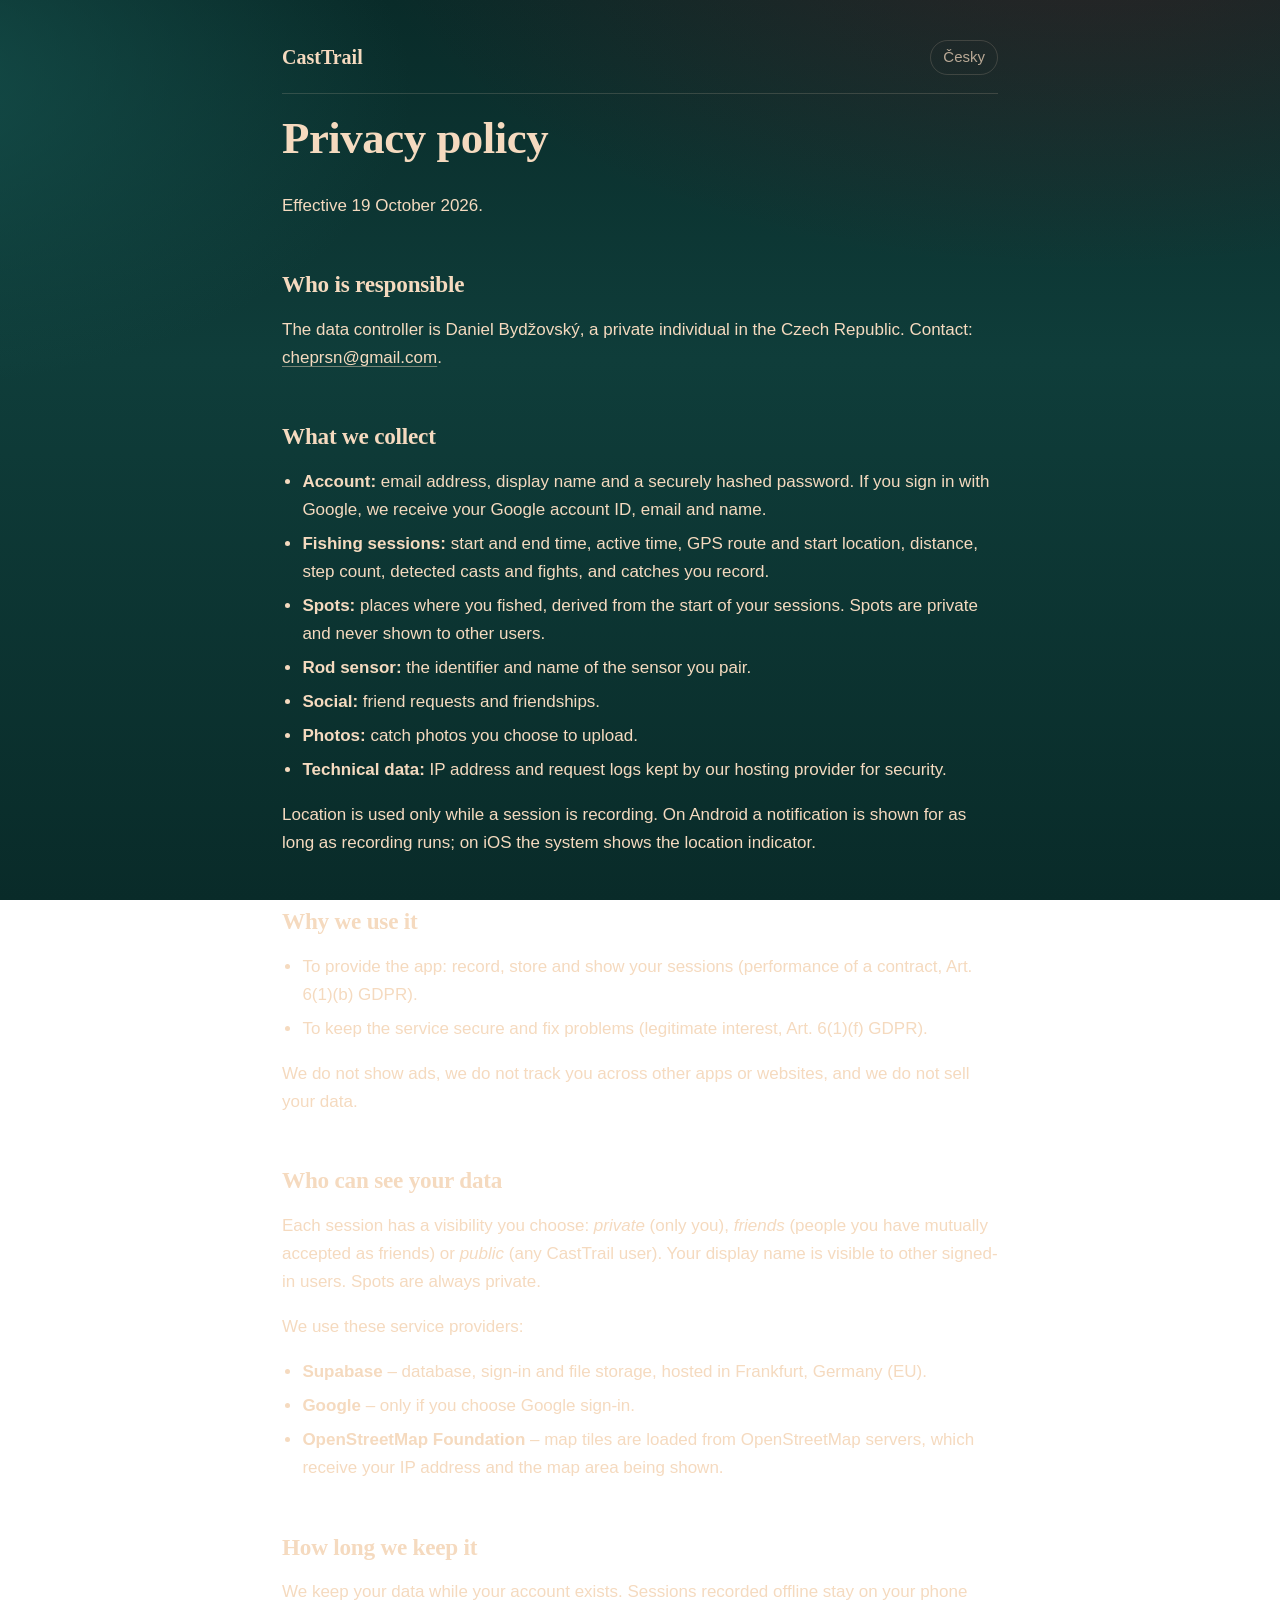
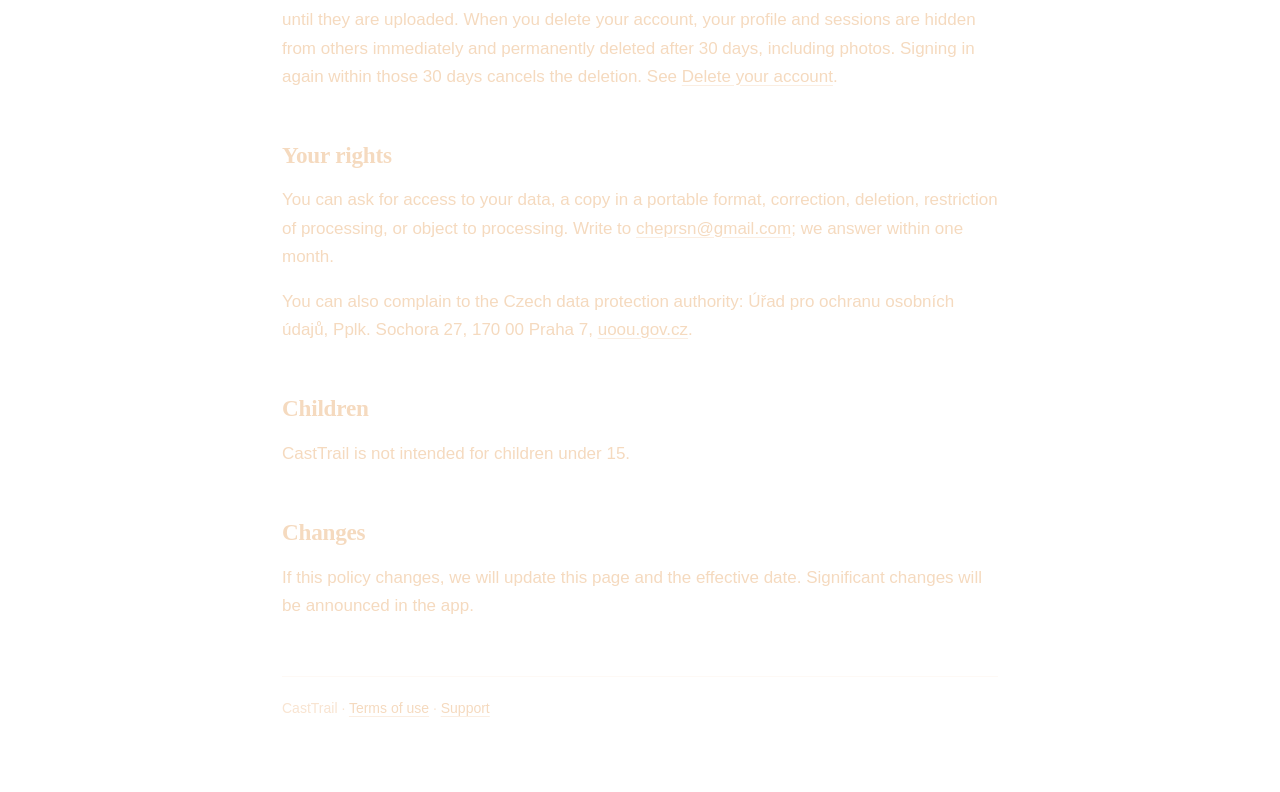
<file: en/privacy.html>
<!doctype html>
<html lang="en">
<head>
  <meta charset="utf-8">
  <meta name="viewport" content="width=device-width, initial-scale=1">
  <title>CastTrail – Privacy policy</title>
  <link rel="icon" href="../assets/favicon.png">
  <link rel="stylesheet" href="../style.css">
</head>
<body>
<main>
  <nav><a href="./">CastTrail</a><a href="../cs/privacy.html">Česky</a></nav>
  <h1>Privacy policy</h1>
  <p>Effective 19 October 2026.</p>

  <h2>Who is responsible</h2>
  <p>The data controller is Daniel Bydžovský, a private individual in the Czech Republic.
    Contact: <a href="mailto:cheprsn@gmail.com">cheprsn@gmail.com</a>.</p>

  <h2>What we collect</h2>
  <ul>
    <li><strong>Account:</strong> email address, display name and a securely hashed password.
      If you sign in with Google, we receive your Google account ID, email and name.</li>
    <li><strong>Fishing sessions:</strong> start and end time, active time, GPS route and start
      location, distance, step count, detected casts and fights, and catches you record.</li>
    <li><strong>Spots:</strong> places where you fished, derived from the start of your sessions.
      Spots are private and never shown to other users.</li>
    <li><strong>Rod sensor:</strong> the identifier and name of the sensor you pair.</li>
    <li><strong>Social:</strong> friend requests and friendships.</li>
    <li><strong>Photos:</strong> catch photos you choose to upload.</li>
    <li><strong>Technical data:</strong> IP address and request logs kept by our hosting provider
      for security.</li>
  </ul>
  <p>Location is used only while a session is recording. On Android a notification is shown for as
    long as recording runs; on iOS the system shows the location indicator.</p>

  <h2>Why we use it</h2>
  <ul>
    <li>To provide the app: record, store and show your sessions (performance of a contract,
      Art. 6(1)(b) GDPR).</li>
    <li>To keep the service secure and fix problems (legitimate interest, Art. 6(1)(f) GDPR).</li>
  </ul>
  <p>We do not show ads, we do not track you across other apps or websites, and we do not sell your
    data.</p>

  <h2>Who can see your data</h2>
  <p>Each session has a visibility you choose: <em>private</em> (only you), <em>friends</em> (people
    you have mutually accepted as friends) or <em>public</em> (any CastTrail user). Your display name
    is visible to other signed-in users. Spots are always private.</p>
  <p>We use these service providers:</p>
  <ul>
    <li><strong>Supabase</strong> – database, sign-in and file storage, hosted in Frankfurt,
      Germany (EU).</li>
    <li><strong>Google</strong> – only if you choose Google sign-in.</li>
    <li><strong>OpenStreetMap Foundation</strong> – map tiles are loaded from OpenStreetMap
      servers, which receive your IP address and the map area being shown.</li>
  </ul>

  <h2>How long we keep it</h2>
  <p>We keep your data while your account exists. Sessions recorded offline stay on your phone until
    they are uploaded. When you delete your account, your profile and sessions are hidden from others
    immediately and permanently deleted after 30 days, including photos. Signing in again within those
    30 days cancels the deletion. See <a href="delete-account.html">Delete your account</a>.</p>

  <h2>Your rights</h2>
  <p>You can ask for access to your data, a copy in a portable format, correction, deletion,
    restriction of processing, or object to processing. Write to
    <a href="mailto:cheprsn@gmail.com">cheprsn@gmail.com</a>; we answer within one month.</p>
  <p>You can also complain to the Czech data protection authority: Úřad pro ochranu osobních údajů,
    Pplk. Sochora 27, 170 00 Praha 7, <a href="https://uoou.gov.cz">uoou.gov.cz</a>.</p>

  <h2>Children</h2>
  <p>CastTrail is not intended for children under 15.</p>

  <h2>Changes</h2>
  <p>If this policy changes, we will update this page and the effective date. Significant changes
    will be announced in the app.</p>

  <footer>CastTrail · <a href="terms.html">Terms of use</a> · <a href="support.html">Support</a></footer>
</main>
</body>
</html>
</file>
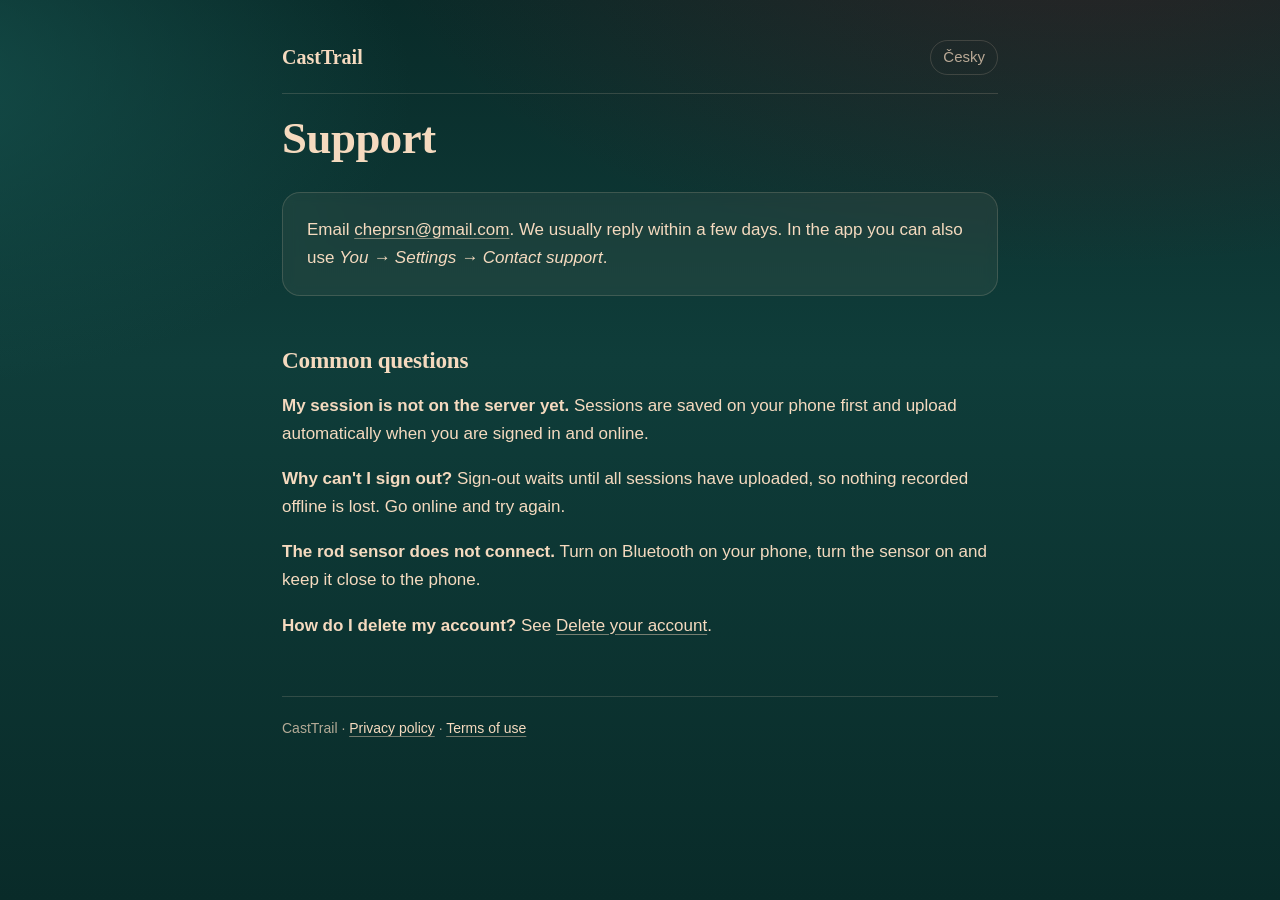
<file: en/support.html>
<!doctype html>
<html lang="en">
<head>
  <meta charset="utf-8">
  <meta name="viewport" content="width=device-width, initial-scale=1">
  <title>CastTrail – Support</title>
  <link rel="icon" href="../assets/favicon.png">
  <link rel="stylesheet" href="../style.css">
</head>
<body>
<main>
  <nav><a href="./">CastTrail</a><a href="../cs/support.html">Česky</a></nav>
  <h1>Support</h1>
  <div class="card">
    <p>Email <a href="mailto:cheprsn@gmail.com?subject=CastTrail%20support">cheprsn@gmail.com</a>.
      We usually reply within a few days. In the app you can also use
      <em>You → Settings → Contact support</em>.</p>
  </div>

  <h2>Common questions</h2>
  <p><strong>My session is not on the server yet.</strong> Sessions are saved on your phone first and
    upload automatically when you are signed in and online.</p>
  <p><strong>Why can't I sign out?</strong> Sign-out waits until all sessions have uploaded, so nothing
    recorded offline is lost. Go online and try again.</p>
  <p><strong>The rod sensor does not connect.</strong> Turn on Bluetooth on your phone, turn the
    sensor on and keep it close to the phone.</p>
  <p><strong>How do I delete my account?</strong> See <a href="delete-account.html">Delete your
    account</a>.</p>

  <footer>CastTrail · <a href="privacy.html">Privacy policy</a> · <a href="terms.html">Terms of use</a></footer>
</main>
</body>
</html>
</file>
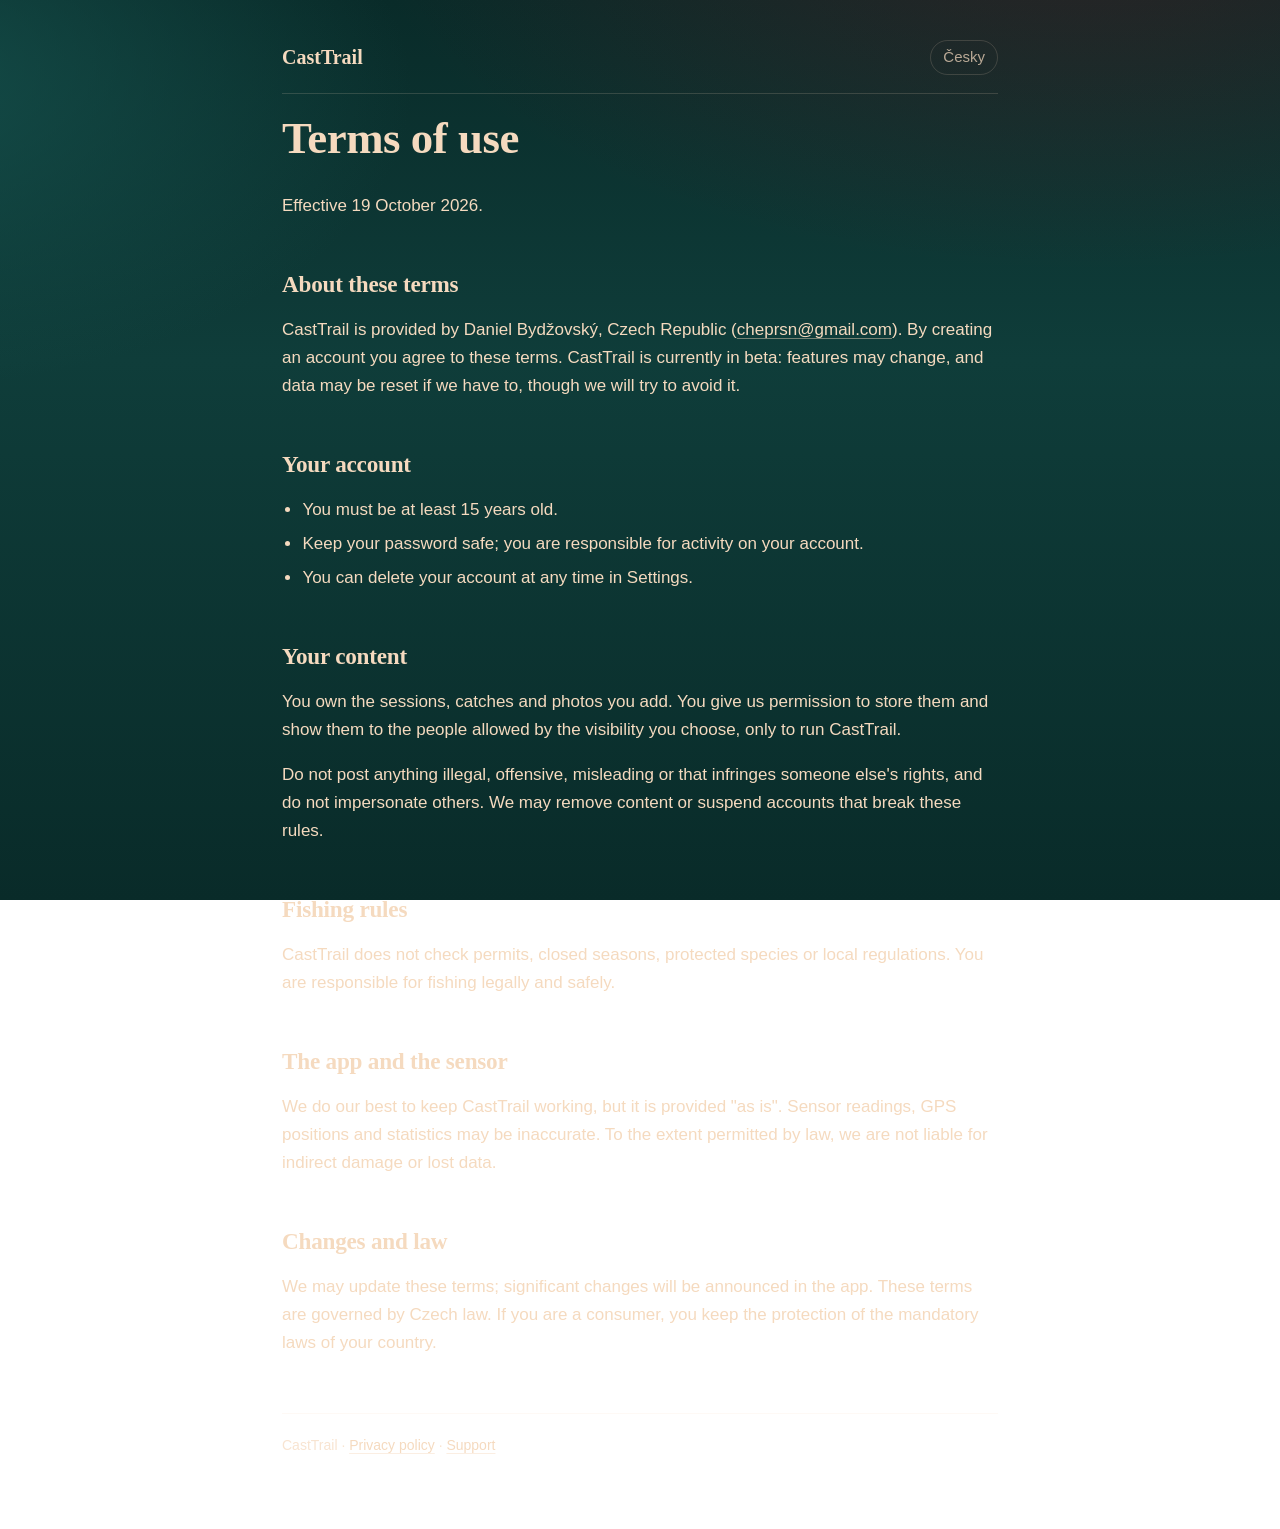
<file: en/terms.html>
<!doctype html>
<html lang="en">
<head>
  <meta charset="utf-8">
  <meta name="viewport" content="width=device-width, initial-scale=1">
  <title>CastTrail – Terms of use</title>
  <link rel="icon" href="../assets/favicon.png">
  <link rel="stylesheet" href="../style.css">
</head>
<body>
<main>
  <nav><a href="./">CastTrail</a><a href="../cs/terms.html">Česky</a></nav>
  <h1>Terms of use</h1>
  <p>Effective 19 October 2026.</p>

  <h2>About these terms</h2>
  <p>CastTrail is provided by Daniel Bydžovský, Czech Republic
    (<a href="mailto:cheprsn@gmail.com">cheprsn@gmail.com</a>). By creating an account you agree to
    these terms. CastTrail is currently in beta: features may change, and data may be reset if we have
    to, though we will try to avoid it.</p>

  <h2>Your account</h2>
  <ul>
    <li>You must be at least 15 years old.</li>
    <li>Keep your password safe; you are responsible for activity on your account.</li>
    <li>You can delete your account at any time in Settings.</li>
  </ul>

  <h2>Your content</h2>
  <p>You own the sessions, catches and photos you add. You give us permission to store them and show
    them to the people allowed by the visibility you choose, only to run CastTrail.</p>
  <p>Do not post anything illegal, offensive, misleading or that infringes someone else's rights, and
    do not impersonate others. We may remove content or suspend accounts that break these rules.</p>

  <h2>Fishing rules</h2>
  <p>CastTrail does not check permits, closed seasons, protected species or local regulations. You are
    responsible for fishing legally and safely.</p>

  <h2>The app and the sensor</h2>
  <p>We do our best to keep CastTrail working, but it is provided "as is". Sensor readings, GPS
    positions and statistics may be inaccurate. To the extent permitted by law, we are not liable for
    indirect damage or lost data.</p>

  <h2>Changes and law</h2>
  <p>We may update these terms; significant changes will be announced in the app. These terms are
    governed by Czech law. If you are a consumer, you keep the protection of the mandatory laws of
    your country.</p>

  <footer>CastTrail · <a href="privacy.html">Privacy policy</a> · <a href="support.html">Support</a></footer>
</main>
</body>
</html>
</file>
<file: style.css>
:root {
  --green: #0f3d3a;
  --green-deep: #092b29;
  --green-soft: #15504c;
  --cream: #f5dabf;
  --cream-dim: rgba(245, 218, 191, 0.72);
  --line: rgba(245, 218, 191, 0.16);
  --bordo: #6c151e;
  --bordo-bright: #8a1f2a;
  --radius: 18px;
  --serif: ui-serif, "New York", "Iowan Old Style", Georgia, serif;
  --sans: -apple-system, BlinkMacSystemFont, "Segoe UI", Roboto, "Helvetica Neue", sans-serif;
}

* {
  box-sizing: border-box;
}

html {
  scroll-behavior: smooth;
}

body {
  margin: 0;
  min-height: 100vh;
  background:
    radial-gradient(1200px 600px at 85% -10%, rgba(108, 21, 30, 0.35), transparent 60%),
    radial-gradient(900px 500px at -10% 10%, rgba(21, 80, 76, 0.9), transparent 60%),
    linear-gradient(180deg, var(--green-deep), var(--green) 40%, var(--green-deep));
  background-attachment: fixed;
  color: var(--cream);
  font: 17px/1.65 var(--sans);
  -webkit-font-smoothing: antialiased;
}

a {
  color: var(--cream);
  text-decoration-color: rgba(245, 218, 191, 0.45);
  text-underline-offset: 3px;
  transition: text-decoration-color 0.2s, opacity 0.2s;
}

a:hover {
  text-decoration-color: var(--cream);
}

h1,
h2,
h3 {
  font-family: var(--serif);
  font-weight: 600;
  line-height: 1.2;
  letter-spacing: -0.01em;
}

h1 {
  font-size: clamp(2rem, 5vw, 2.8rem);
  margin: 0.4em 0 0.6em;
}

h2 {
  font-size: 1.45rem;
  margin: 2.2em 0 0.6em;
}

ul {
  padding-left: 1.2em;
}

li + li {
  margin-top: 0.35em;
}

main {
  max-width: 760px;
  margin: 0 auto;
  padding: 40px 22px 72px;
}

nav {
  display: flex;
  align-items: center;
  justify-content: space-between;
  gap: 16px;
  padding-bottom: 18px;
  border-bottom: 1px solid var(--line);
  font-size: 15px;
}

nav a:first-child {
  font-family: var(--serif);
  font-size: 20px;
  font-weight: 600;
  text-decoration: none;
}

nav a:last-child {
  padding: 4px 12px;
  border: 1px solid var(--line);
  border-radius: 999px;
  text-decoration: none;
  color: var(--cream-dim);
}

nav a:last-child:hover {
  color: var(--cream);
  border-color: var(--cream-dim);
}

.card {
  background: rgba(245, 218, 191, 0.06);
  border: 1px solid var(--line);
  border-radius: var(--radius);
  padding: 6px 24px;
  backdrop-filter: blur(6px);
}

footer {
  margin-top: 56px;
  padding-top: 20px;
  border-top: 1px solid var(--line);
  font-size: 14px;
  color: var(--cream-dim);
}

.landing main {
  max-width: 1080px;
  padding-top: 24px;
}

.topbar {
  display: flex;
  align-items: center;
  justify-content: space-between;
  padding: 12px 0;
}

.brand {
  display: flex;
  align-items: center;
  gap: 12px;
  font-family: var(--serif);
  font-size: 22px;
  font-weight: 600;
  text-decoration: none;
}

.brand img {
  width: 40px;
  height: 40px;
  border-radius: 9px;
  box-shadow: 0 0 0 1px rgba(245, 218, 191, 0.2);
}

.lang {
  padding: 6px 14px;
  border: 1px solid var(--line);
  border-radius: 999px;
  font-size: 14px;
  text-decoration: none;
  color: var(--cream-dim);
}

.lang:hover {
  color: var(--cream);
  border-color: var(--cream-dim);
}

.hero {
  display: grid;
  grid-template-columns: 1.2fr 0.8fr;
  align-items: center;
  gap: 48px;
  padding: 72px 0 56px;
}

.badge {
  display: inline-block;
  padding: 5px 14px;
  border-radius: 999px;
  background: rgba(108, 21, 30, 0.55);
  border: 1px solid rgba(245, 218, 191, 0.25);
  font-size: 13px;
  font-weight: 600;
  letter-spacing: 0.08em;
  text-transform: uppercase;
}

.hero h1 {
  font-size: clamp(2.4rem, 6vw, 4rem);
  line-height: 1.05;
  margin: 22px 0 20px;
}

.hero h1 em {
  font-style: italic;
  color: #f9c9a0;
}

.lead {
  max-width: 34em;
  font-size: 1.15rem;
  color: var(--cream-dim);
}

.actions {
  display: flex;
  flex-wrap: wrap;
  gap: 12px;
  margin-top: 32px;
}

.button {
  display: inline-flex;
  align-items: center;
  padding: 13px 24px;
  border-radius: 999px;
  font-weight: 600;
  text-decoration: none;
  transition: transform 0.15s, background 0.2s, border-color 0.2s;
}

.button:hover {
  transform: translateY(-1px);
}

.button.primary {
  background: var(--bordo);
  box-shadow: 0 10px 30px rgba(108, 21, 30, 0.45);
}

.button.primary:hover {
  background: var(--bordo-bright);
}

.button.ghost {
  border: 1px solid var(--line);
}

.button.ghost:hover {
  border-color: var(--cream-dim);
}

.hero-art {
  position: relative;
  display: grid;
  place-items: center;
  aspect-ratio: 1;
}

.hero-art::before {
  content: "";
  position: absolute;
  inset: 6%;
  border-radius: 50%;
  border: 1px dashed rgba(245, 218, 191, 0.25);
  animation: spin 60s linear infinite;
}

.hero-art::after {
  content: "";
  position: absolute;
  inset: 20%;
  border-radius: 50%;
  background: radial-gradient(circle, rgba(245, 218, 191, 0.18), transparent 70%);
}

.hero-art img {
  position: relative;
  z-index: 1;
  width: 58%;
  border-radius: 22.5%;
  box-shadow:
    0 30px 80px rgba(0, 0, 0, 0.5),
    0 0 0 1px rgba(245, 218, 191, 0.22),
    0 0 60px rgba(212, 168, 83, 0.12);
  animation: float 6s ease-in-out infinite;
}

@keyframes spin {
  to {
    transform: rotate(360deg);
  }
}

@keyframes float {
  50% {
    transform: translateY(-10px);
  }
}

.section {
  padding: 56px 0;
}

.section > h2 {
  margin-top: 0;
  font-size: clamp(1.7rem, 3.5vw, 2.3rem);
}

.section > p {
  max-width: 40em;
  color: var(--cream-dim);
}

.features {
  display: grid;
  grid-template-columns: repeat(3, 1fr);
  gap: 18px;
  margin-top: 32px;
}

.feature {
  padding: 26px;
  background: rgba(245, 218, 191, 0.05);
  border: 1px solid var(--line);
  border-radius: var(--radius);
  transition: transform 0.2s, border-color 0.2s, background 0.2s;
}

.feature:hover {
  transform: translateY(-3px);
  border-color: rgba(245, 218, 191, 0.32);
  background: rgba(245, 218, 191, 0.08);
}

.feature svg {
  width: 30px;
  height: 30px;
  stroke: #f9c9a0;
}

.feature h3 {
  margin: 14px 0 6px;
  font-size: 1.2rem;
}

.feature p {
  margin: 0;
  font-size: 15.5px;
  color: var(--cream-dim);
}

.steps {
  display: grid;
  grid-template-columns: repeat(3, 1fr);
  gap: 18px;
  margin: 32px 0 0;
  padding: 0;
  list-style: none;
  counter-reset: step;
}

.steps li {
  position: relative;
  margin: 0;
  padding: 28px 24px 24px;
  border-top: 2px solid var(--bordo-bright);
  background: linear-gradient(180deg, rgba(108, 21, 30, 0.22), transparent);
  border-radius: 0 0 var(--radius) var(--radius);
  counter-increment: step;
}

.steps li::before {
  content: counter(step, decimal-leading-zero);
  display: block;
  font-family: var(--serif);
  font-size: 2rem;
  font-weight: 600;
  color: #f9c9a0;
}

.steps h3 {
  margin: 6px 0;
  font-size: 1.15rem;
}

.steps p {
  margin: 0;
  font-size: 15.5px;
  color: var(--cream-dim);
}

.privacy {
  display: grid;
  grid-template-columns: 1fr 1fr;
  gap: 40px;
  align-items: center;
  padding: 44px;
  border: 1px solid var(--line);
  border-radius: 28px;
  background: linear-gradient(135deg, rgba(21, 80, 76, 0.7), rgba(9, 43, 41, 0.7));
}

.privacy h2 {
  margin: 0 0 12px;
  font-size: clamp(1.6rem, 3vw, 2.1rem);
}

.privacy p {
  margin: 0;
  color: var(--cream-dim);
}

.checks {
  margin: 0;
  padding: 0;
  list-style: none;
}

.checks li {
  display: flex;
  gap: 12px;
  align-items: flex-start;
}

.checks li + li {
  margin-top: 14px;
}

.checks li::before {
  content: "✓";
  flex: none;
  display: grid;
  place-items: center;
  width: 24px;
  height: 24px;
  margin-top: 2px;
  border-radius: 50%;
  background: var(--bordo);
  font-size: 13px;
  font-weight: 700;
}

.cta {
  text-align: center;
  padding: 80px 0 40px;
}

.cta h2 {
  margin: 0 0 12px;
  font-size: clamp(1.8rem, 4vw, 2.6rem);
}

.cta p {
  max-width: 32em;
  margin: 0 auto;
  color: var(--cream-dim);
}

.cta .actions {
  justify-content: center;
}

.site-footer {
  display: flex;
  flex-wrap: wrap;
  justify-content: space-between;
  gap: 16px;
}

.site-footer nav {
  display: flex;
  flex-wrap: wrap;
  gap: 18px;
  padding: 0;
  border: 0;
  font-size: 14px;
}

.site-footer nav a {
  padding: 0;
  border: 0;
  font: inherit;
  color: var(--cream-dim);
  text-decoration: none;
}

.site-footer nav a:hover {
  color: var(--cream);
}

@media (max-width: 860px) {
  .hero,
  .privacy {
    grid-template-columns: 1fr;
  }

  .hero {
    padding-top: 40px;
    text-align: center;
  }

  .hero .lead {
    margin: 0 auto;
  }

  .hero .actions {
    justify-content: center;
  }

  .hero-art {
    max-width: 320px;
    margin: 0 auto;
    grid-row: 1;
  }

  .features,
  .steps {
    grid-template-columns: 1fr;
  }

  .privacy {
    padding: 28px;
  }
}

@media (prefers-reduced-motion: reduce) {
  *,
  *::before,
  *::after {
    animation: none !important;
    transition: none !important;
  }
}
</file>
